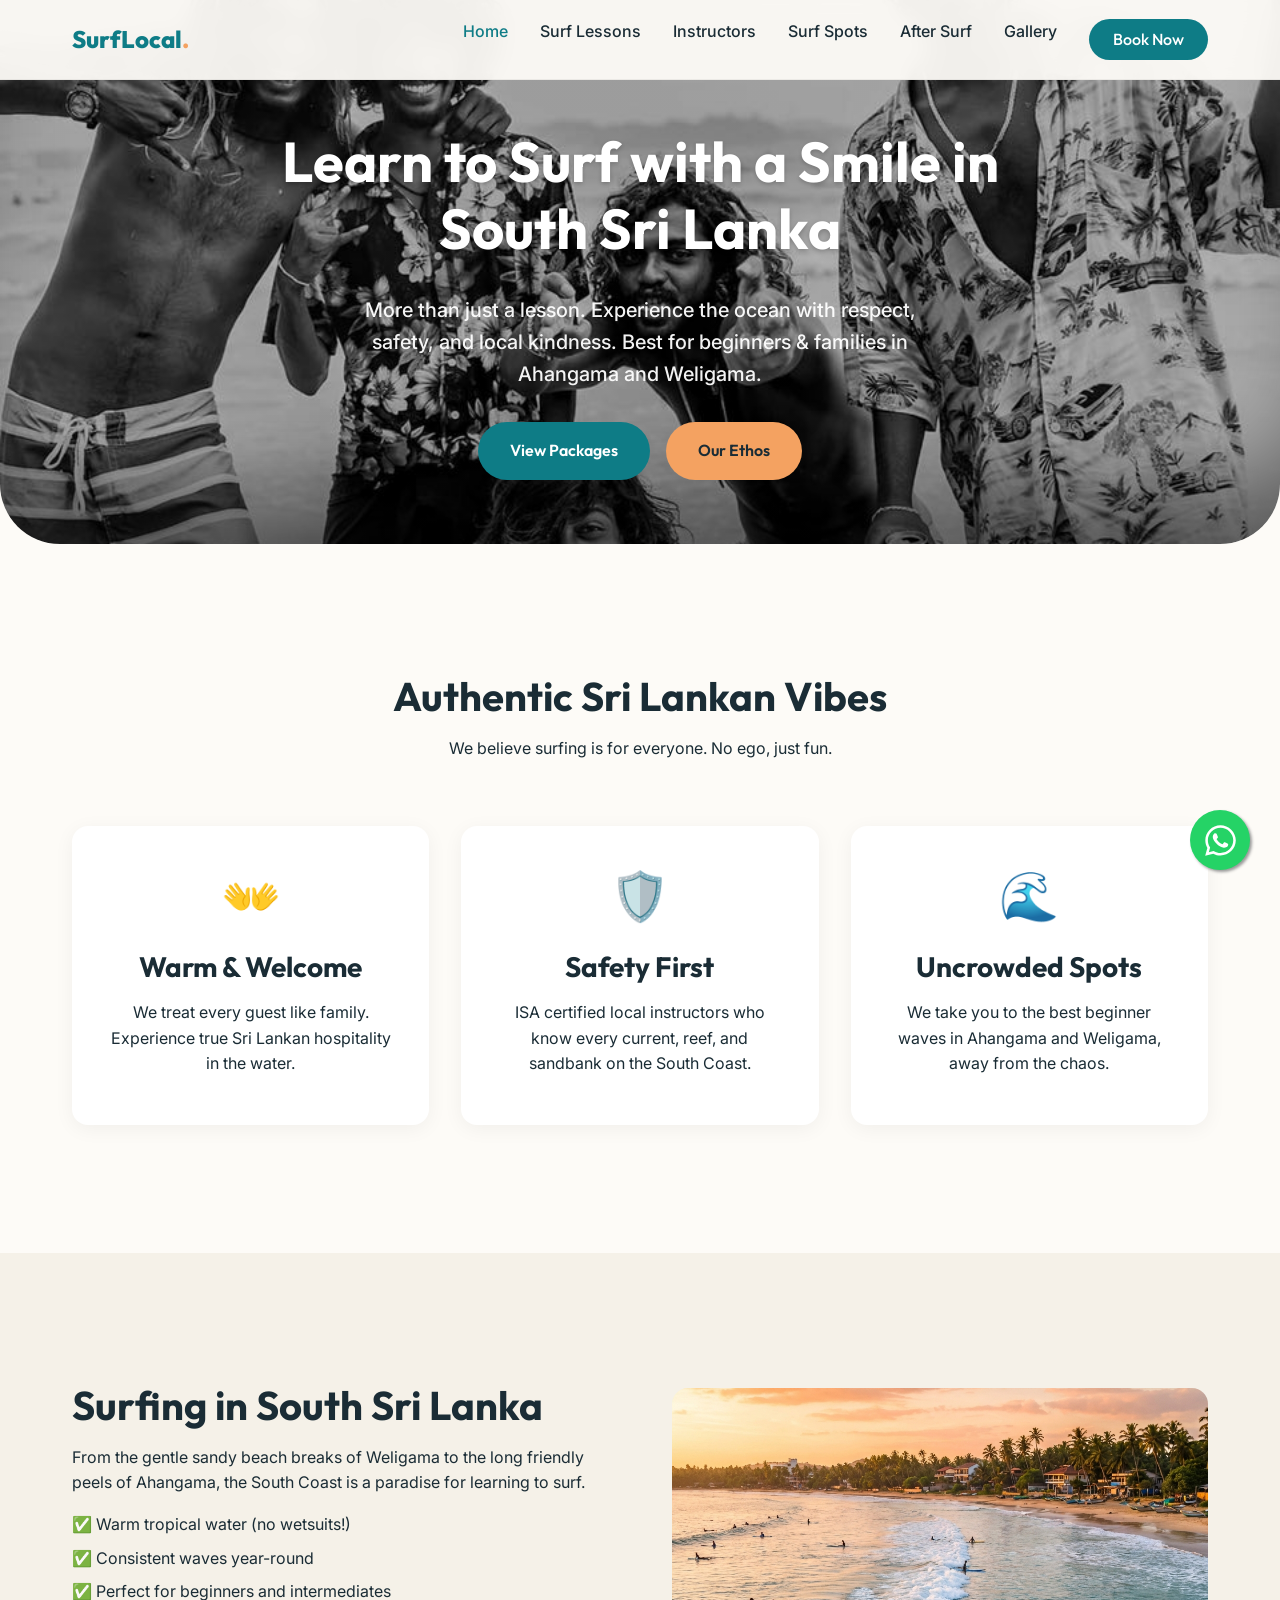
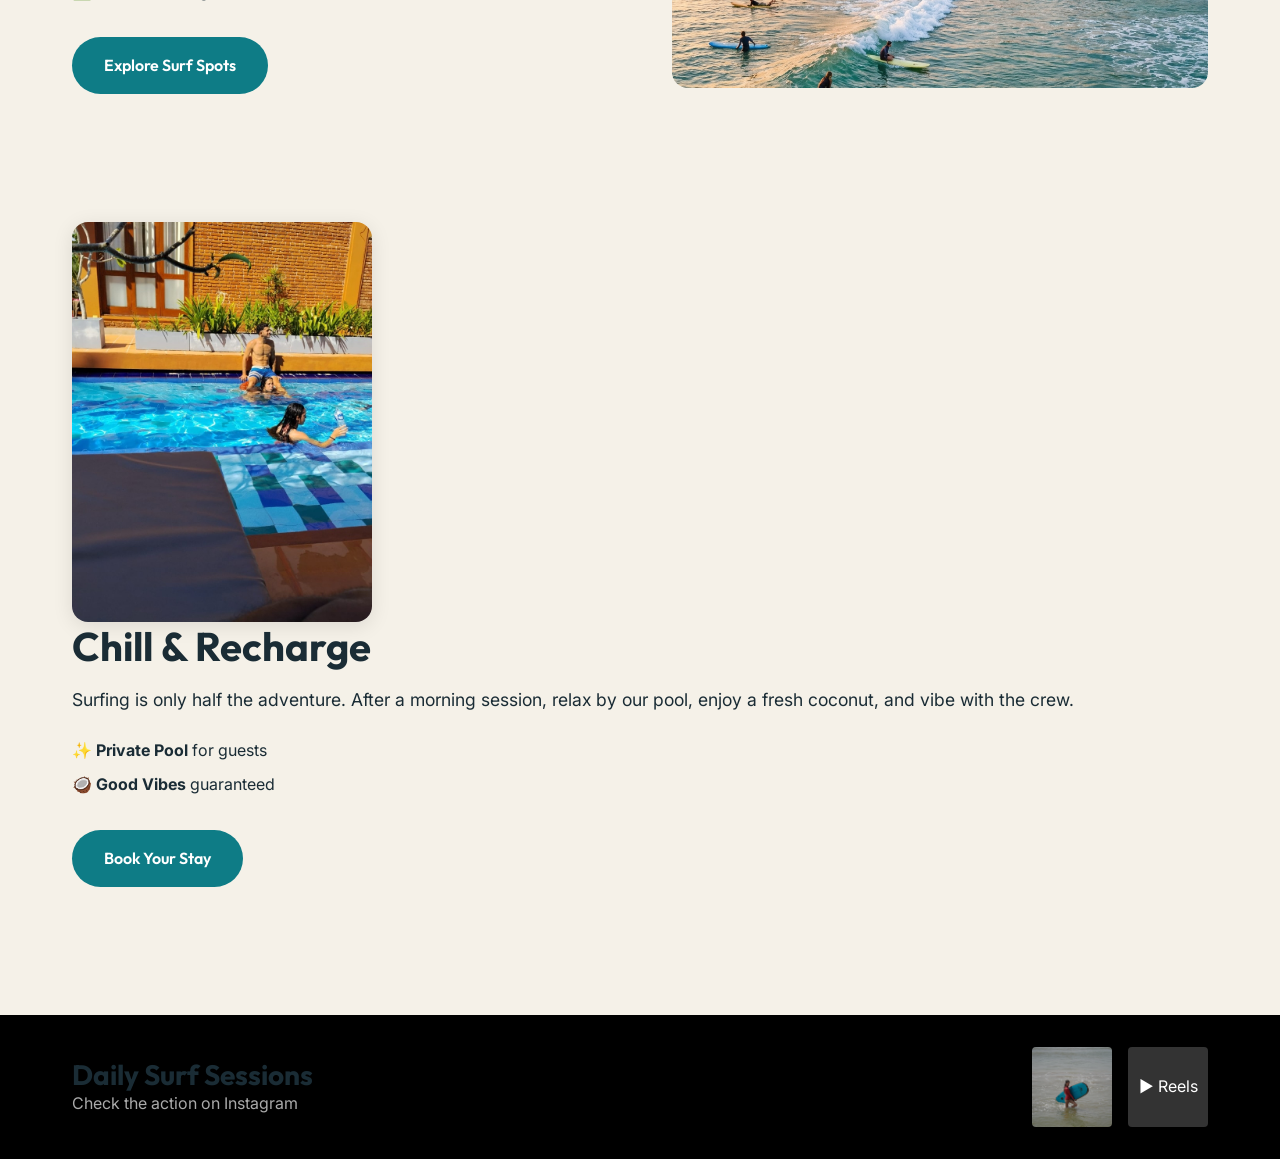
<file: index.html>
<!DOCTYPE html>
<html lang="en">

<head>
    <meta charset="UTF-8">
    <meta name="viewport" content="width=device-width, initial-scale=1.0">
    <title>Surf School Sri Lanka | Beginner Surf Lessons South Coast | SurfLocal</title>
    <meta name="description"
        content="Authentic surf school in South Sri Lanka (Ahangama & Weligama). Learn to surf with local instructors who prioritize safety, smiles, and fun. Beginner to intermediate lessons.">

    <!-- Design System -->
    <link rel="preconnect" href="https://fonts.googleapis.com">
    <link rel="preconnect" href="https://fonts.gstatic.com" crossorigin>
    <link
        href="https://fonts.googleapis.com/css2?family=Inter:wght@400;500;600&family=Outfit:wght@500;700;800&display=swap"
        rel="stylesheet">
    <link rel="stylesheet" href="css/index.css">
    <link rel="stylesheet" href="css/whatsapp.css">

    <!-- Schema.org -->
    <script type="application/ld+json">
    {
      "@context": "https://schema.org",
      "@type": "SportsActivityLocation",
      "name": "SurfLocal Sri Lanka",
      "image": "", 
      "address": {
        "@type": "PostalAddress",
        "streetAddress": "Galle Road",
        "addressLocality": "Ahangama",
        "addressRegion": "Southern Province",
        "postalCode": "80650",
        "addressCountry": "LK"
      },
      "geo": {
        "@type": "GeoCoordinates",
        "latitude": 5.97,
        "longitude": 80.43
      },
      "url": "https://www.surflocaldemo.com",
      "telephone": "+94000000000",
      "priceRange": "$$",
      "openingHoursSpecification": [
        {
          "@type": "OpeningHoursSpecification",
          "dayOfWeek": [
            "Monday", "Tuesday", "Wednesday", "Thursday", "Friday", "Saturday", "Sunday"
          ],
          "opens": "06:00",
          "closes": "18:00"
        }
      ]
    }
    </script>
</head>

<body>

    <!-- Navigation -->
    <nav class="navbar">
        <div class="container">
            <a href="index.html" class="logo">SurfLocal<span style="color:var(--color-secondary)">.</span></a>
            <div class="mobile-toggle" id="mobile-toggle">☰</div>
            <div class="nav-links" id="nav-links">
                <a href="index.html" class="active">Home</a>
                <a href="lessons.html">Surf Lessons</a>
                <a href="instructors.html">Instructors</a>
                <a href="spots.html">Surf Spots</a>
                <a href="after_surf.html">After Surf</a>
                <a href="gallery.html">Gallery</a>
                <a href="bookings.html" class="btn btn-primary" style="padding: 0.5rem 1.5rem; color: #fff;">Book
                    Now</a>
            </div>
        </div>
    </nav>

    <!-- Hero Section -->
    <header class="hero"
        style="background-image: linear-gradient(rgba(0,0,0,0.3), rgba(0,0,0,0.3)), url('assets/images/home_hero.png'); background-size: cover; background-position: center;">
        <div class="container hero-content">
            <h1>Learn to Surf with a Smile in South Sri Lanka</h1>
            <p>More than just a lesson. Experience the ocean with respect, safety, and local kindness. Best for
                beginners & families in Ahangama and Weligama.</p>
            <div style="display: flex; gap: 1rem; justify-content: center; flex-wrap: wrap;">
                <a href="lessons.html" class="btn btn-primary">View Packages</a>
                <a href="values.html" class="btn btn-secondary">Our Ethos</a>
            </div>
        </div>
    </header>

    <!-- Values / Ethos Section -->
    <section class="section">
        <div class="container">
            <div class="text-center" style="margin-bottom: var(--spacing-lg);">
                <h2>Authentic Sri Lankan Vibes</h2>
                <p>We believe surfing is for everyone. No ego, just fun.</p>
            </div>

            <div class="features-grid">
                <div class="feature-card">
                    <div class="feature-icon">👐</div>
                    <h3>Warm & Welcome</h3>
                    <p>We treat every guest like family. Experience true Sri Lankan hospitality in the water.</p>
                </div>
                <div class="feature-card">
                    <div class="feature-icon">🛡️</div>
                    <h3>Safety First</h3>
                    <p>ISA certified local instructors who know every current, reef, and sandbank on the South Coast.
                    </p>
                </div>
                <div class="feature-card">
                    <div class="feature-icon">🌊</div>
                    <h3>Uncrowded Spots</h3>
                    <p>We take you to the best beginner waves in Ahangama and Weligama, away from the chaos.</p>
                </div>
            </div>
        </div>
    </section>

    <!-- Why South Sri Lanka? -->
    <section class="section" style="background-color: var(--color-surface);">
        <div class="container">
            <div style="display: grid; grid-template-columns: 1fr 1fr; gap: var(--spacing-lg); align-items: center;">
                <div>
                    <h2>Surfing in South Sri Lanka</h2>
                    <p>From the gentle sandy beach breaks of Weligama to the long friendly peels of Ahangama, the South
                        Coast is a paradise for learning to surf.</p>
                    <ul style="margin-top: 1rem; margin-bottom: 2rem;">
                        <li style="margin-bottom: 0.5rem;">✅ Warm tropical water (no wetsuits!)</li>
                        <li style="margin-bottom: 0.5rem;">✅ Consistent waves year-round</li>
                        <li style="margin-bottom: 0.5rem;">✅ Perfect for beginners and intermediates</li>
                    </ul>
                    <a href="spots.html" class="btn btn-primary">Explore Surf Spots</a>
                </div>
                <div
                    style="position: relative; height: 300px; border-radius: var(--radius-md); overflow: hidden; box-shadow: var(--shadow-md);">
                    <img src="assets/images/weligama_bay.png" alt="Weligama Bay Surf Spot"
                        style="width: 100%; height: 100%; object-fit: cover;">
                </div>
            </div>
        </div>
    </section>

    <!-- NEW SECTION: Chill & Recharge -->
    <section class="section" style="background-color: var(--color-surface); margin-top: 0; padding-top: 0;">
        <div class="container">
            <div class="values-grid" style="grid-template-columns: 1fr 1fr; align-items: center; gap: 4rem;">
                <div style="text-align: center;">
                    <img src="assets/images/pool_vertical_small.jpg" alt="Relaxing by the pool after surf"
                        style="border-radius: var(--radius-md); width: 100%; max-width: 300px; box-shadow: 0 4px 20px rgba(0,0,0,0.1);">
                </div>
                <div>
                    <h2 class="section-title" style="text-align: left;">Chill & Recharge</h2>
                    <p style="font-size: 1.1rem; margin-bottom: 1.5rem;">Surfing is only half the adventure. After a
                        morning session, relax by our pool, enjoy a fresh coconut, and vibe with the crew.</p>
                    <ul style="list-style: none; margin-bottom: 2rem;">
                        <li style="margin-bottom: 0.5rem;">✨ <strong>Private Pool</strong> for guests</li>
                        <li style="margin-bottom: 0.5rem;">🥥 <strong>Good Vibes</strong> guaranteed</li>
                    </ul>
                    <a href="bookings.html" class="btn btn-primary">Book Your Stay</a>
                </div>
            </div>
        </div>
    </section>



    <!-- Surf Action "Cameo" (Bottom of page) -->
    <section class="section" style="padding: 2rem 0; background: #000; color: #fff;">
        <div class="container" style="display: flex; justify-content: space-between; align-items: center; gap: 2rem;">
            <div>
                <h3 style="margin-bottom: 0;">Daily Surf Sessions</h3>
                <p style="color: #aaa; margin:0;">Check the action on Instagram</p>
            </div>
            <div style="display: flex; gap: 1rem;">
                <img src="assets/images/surfer_walking.jpg"
                    style="height: 80px; width: 80px; object-fit: cover; border-radius: 4px; opacity: 0.8;">
                <a href="https://instagram.com/SurfLocalSL" target="_blank"
                    style="height: 80px; width: 80px; background: #333; display: flex; align-items: center; justify-content: center; text-decoration: none; border-radius: 4px; color: #fff;">
                    ▶️ Reels
                </a>
            </div>
        </div>
    </section>

    <!-- Mobile Menu Script -->
    <script>
        const mobileToggle = document.getElementById('mobile-toggle');
        const navLinks = document.getElementById('nav-links');

        mobileToggle.addEventListener('click', () => {
            navLinks.classList.toggle('active');
            mobileToggle.textContent = navLinks.classList.contains('active') ? '✕' : '☰';
        });
    </script>
    <!-- WhatsApp Button -->
    <a href="https://wa.me/94765284522" class="whatsapp-float" target="_blank">
        <svg class="whatsapp-icon" xmlns="http://www.w3.org/2000/svg"
            viewBox="0 0 448 512"><!--!Font Awesome Free 6.5.1 by @fontawesome - https://fontawesome.com License - https://fontawesome.com/license/free Copyright 2024 Fonticons, Inc.-->
            <path
                d="M380.9 97.1C339 55.1 283.2 32 223.9 32c-122.4 0-222 99.6-222 222 0 39.1 10.2 77.3 29.6 111L0 480l117.7-30.9c32.4 17.7 68.9 27 106.1 27h.1c122.3 0 224.1-99.6 224.1-222 0-59.3-25.2-115-67.1-157zm-157 341.6c-33.2 0-65.7-8.9-94-25.7l-6.7-4-69.8 18.3L72 359.2l-4.4-7c-18.5-29.4-28.2-63.3-28.2-98.2 0-101.7 82.8-184.5 184.6-184.5 49.3 0 95.6 19.2 130.4 54.1 34.8 34.9 56.2 81.2 56.1 130.5 0 101.8-84.9 184.6-186.6 184.6zm101.2-138.2c-5.5-2.8-32.8-16.2-37.9-18-5.1-1.9-8.8-2.8-12.5 2.8-3.7 5.6-14.3 18-17.6 21.8-3.2 3.7-6.5 4.2-12 1.4-32.6-16.3-54-29.1-75.5-66-5.7-9.8 5.7-9.1 16.3-30.3 1.8-3.7 .9-6.9-.5-9.7-1.4-2.8-12.5-30.1-17.1-41.2-4.5-10.8-9.1-9.3-12.5-9.5-3.2-.2-6.9-.2-10.6-.2-3.7 0-9.7 1.4-14.8 6.9-5.1 5.6-19.4 19-19.4 46.3 0 27.3 19.9 53.7 22.6 57.4 2.8 3.7 39.1 59.7 94.8 83.8 35.2 15.2 49 16.5 66.6 13.9 10.7-1.6 32.8-13.4 37.4-26.4 4.6-13 4.6-24.1 3.2-26.4-1.3-2.5-5-3.9-10.5-6.6z" />
        </svg>
    </a>
</body>

</html>
</file>
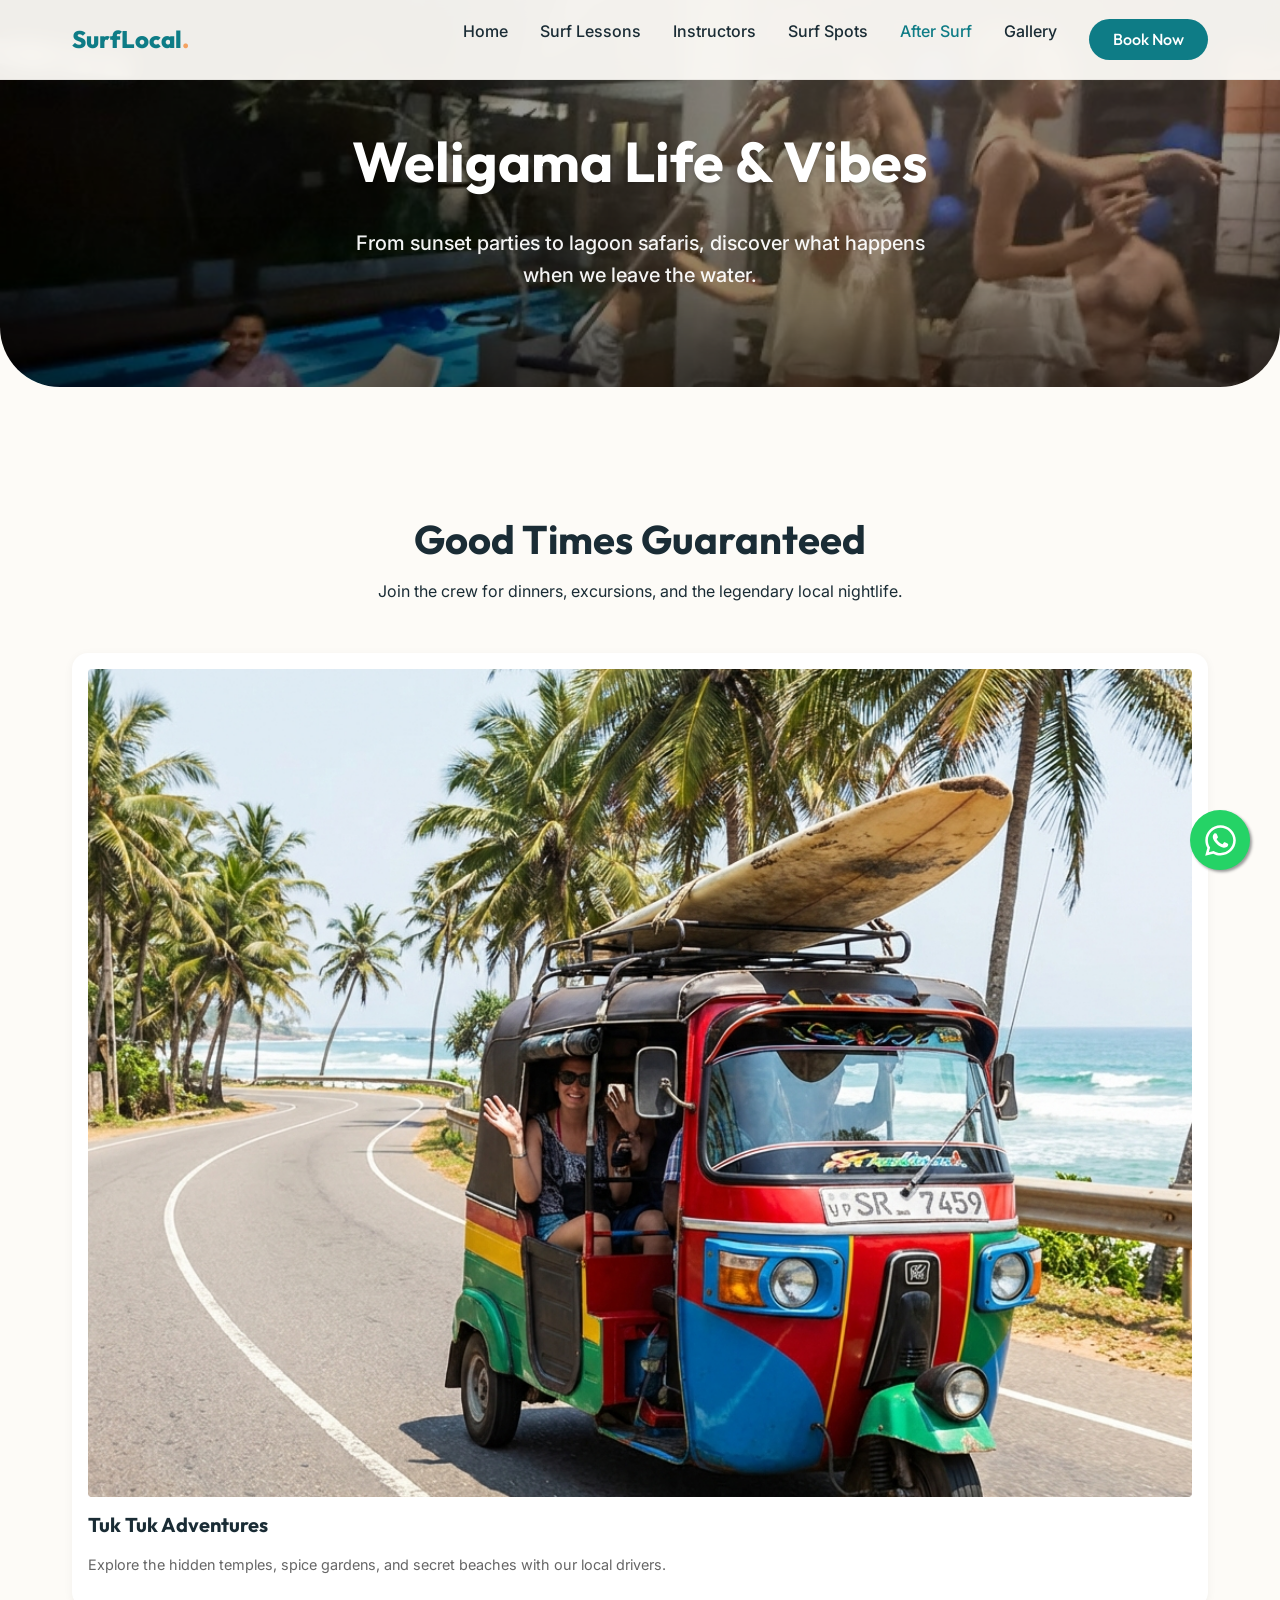
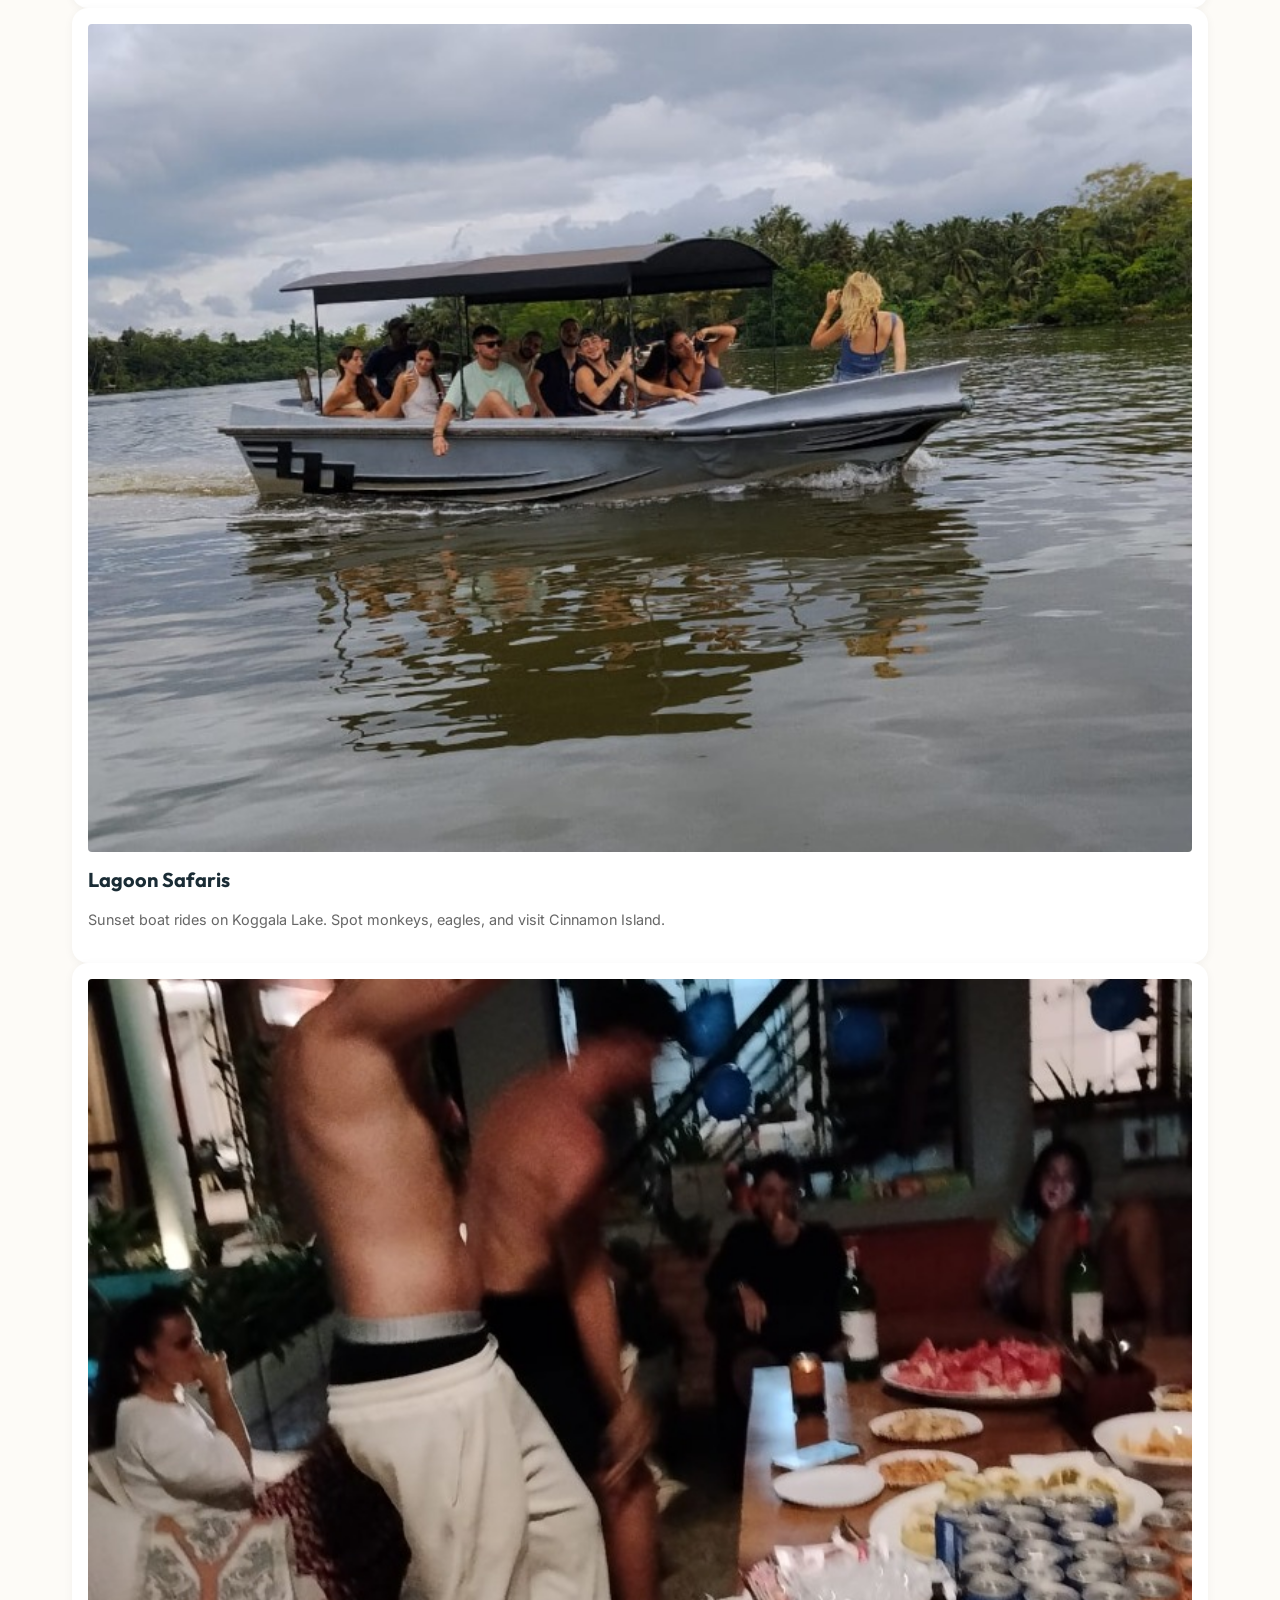
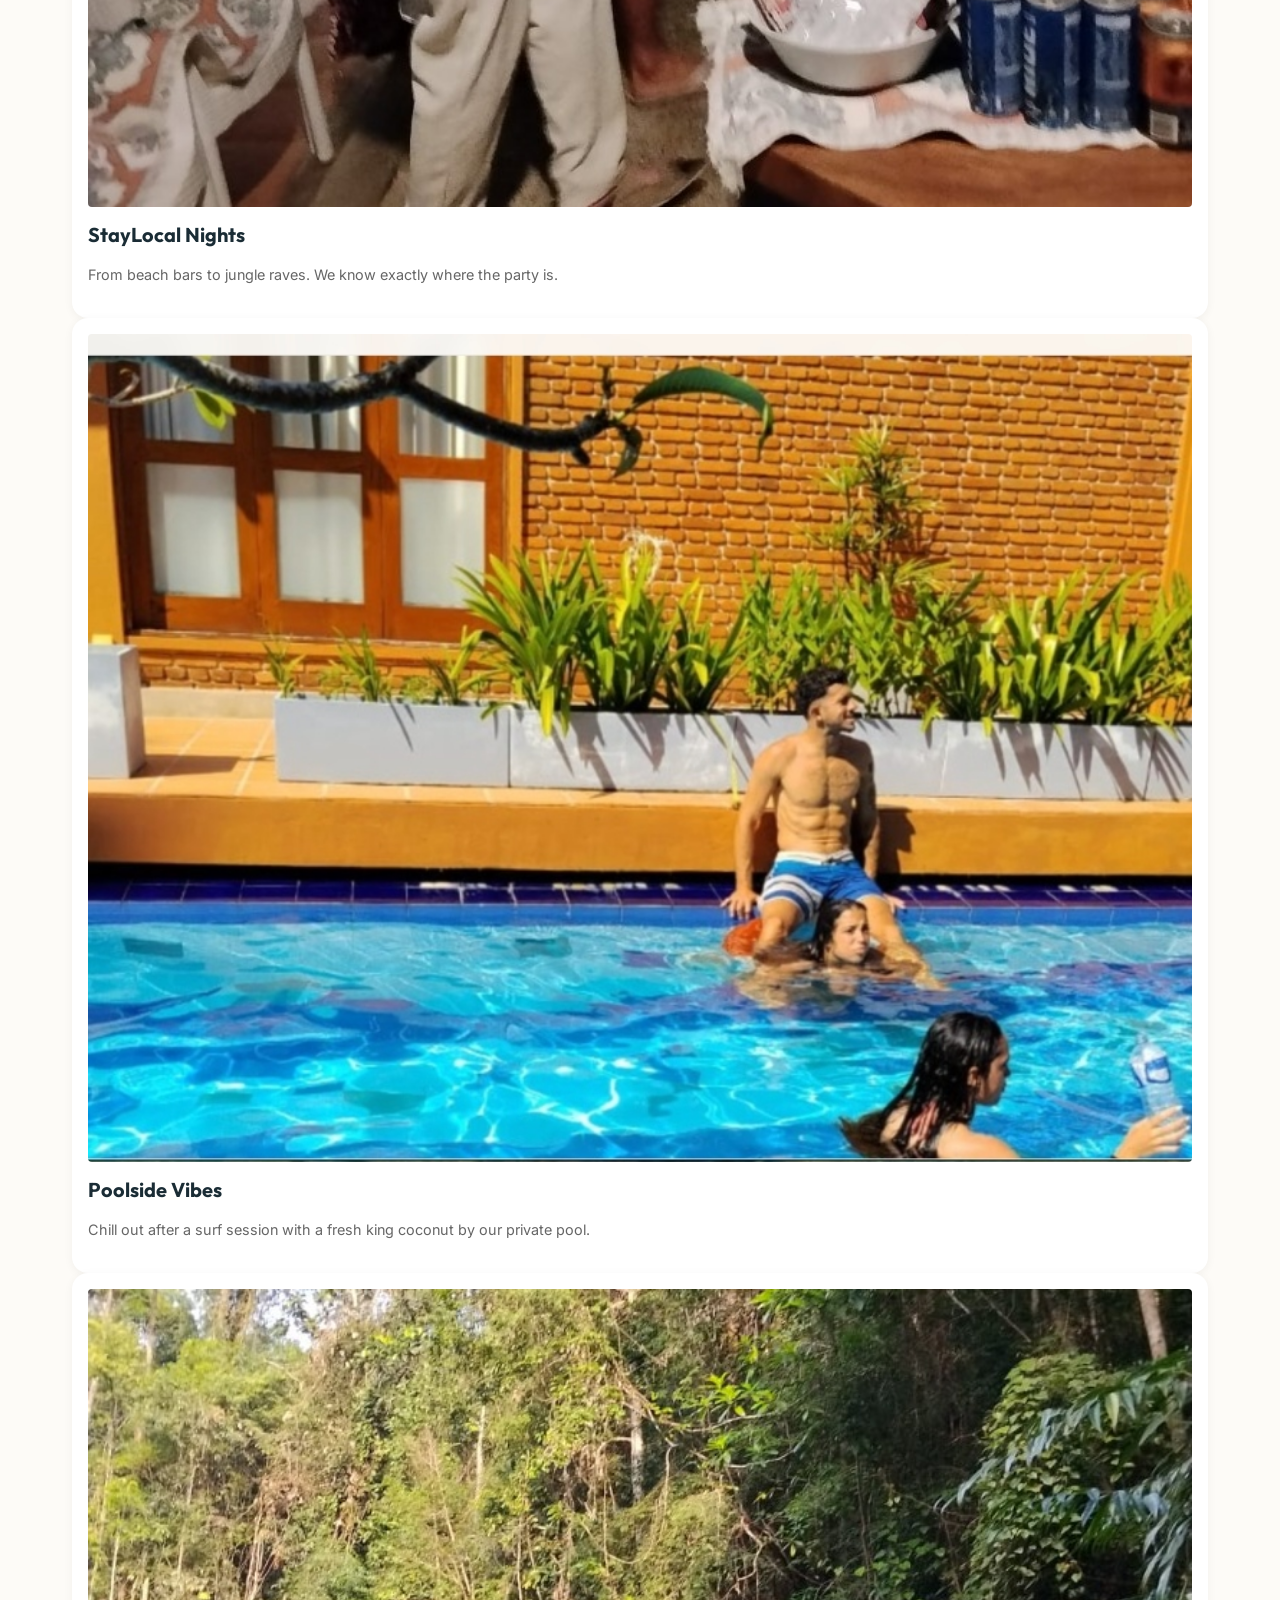
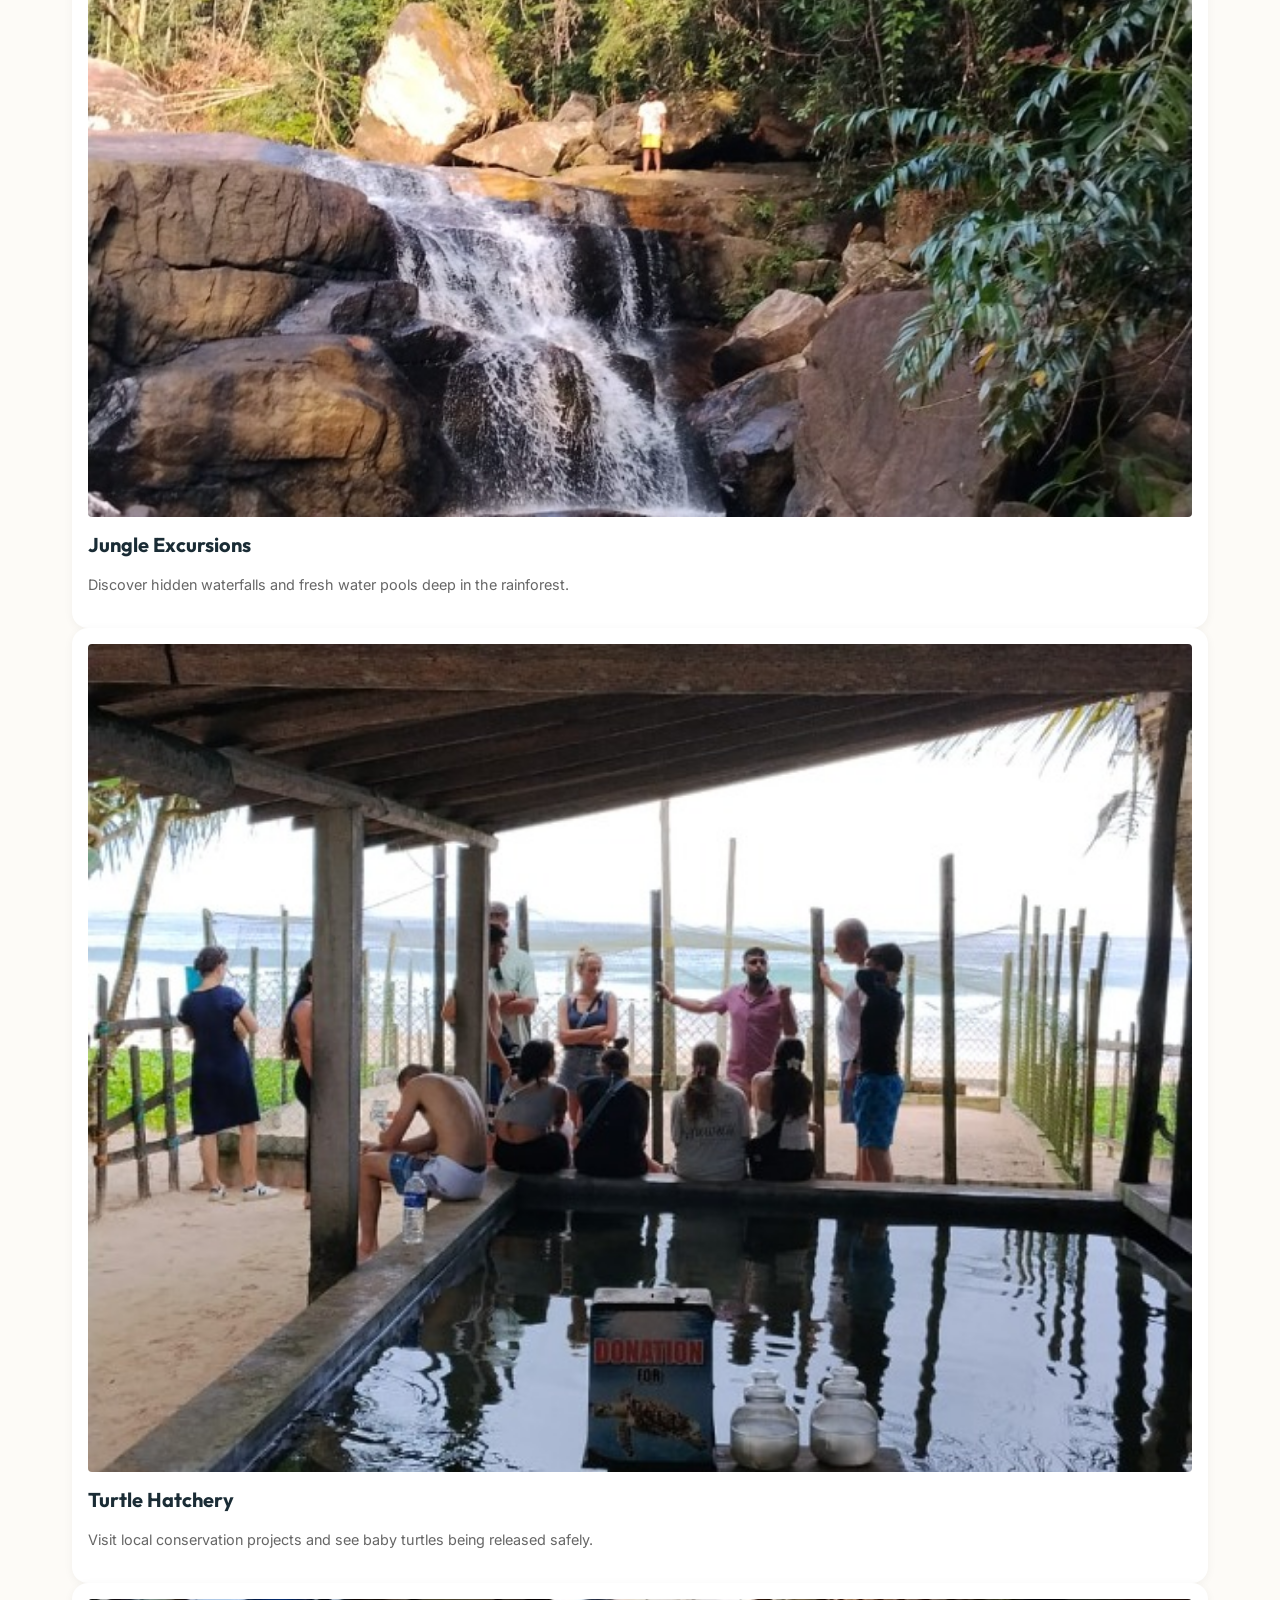
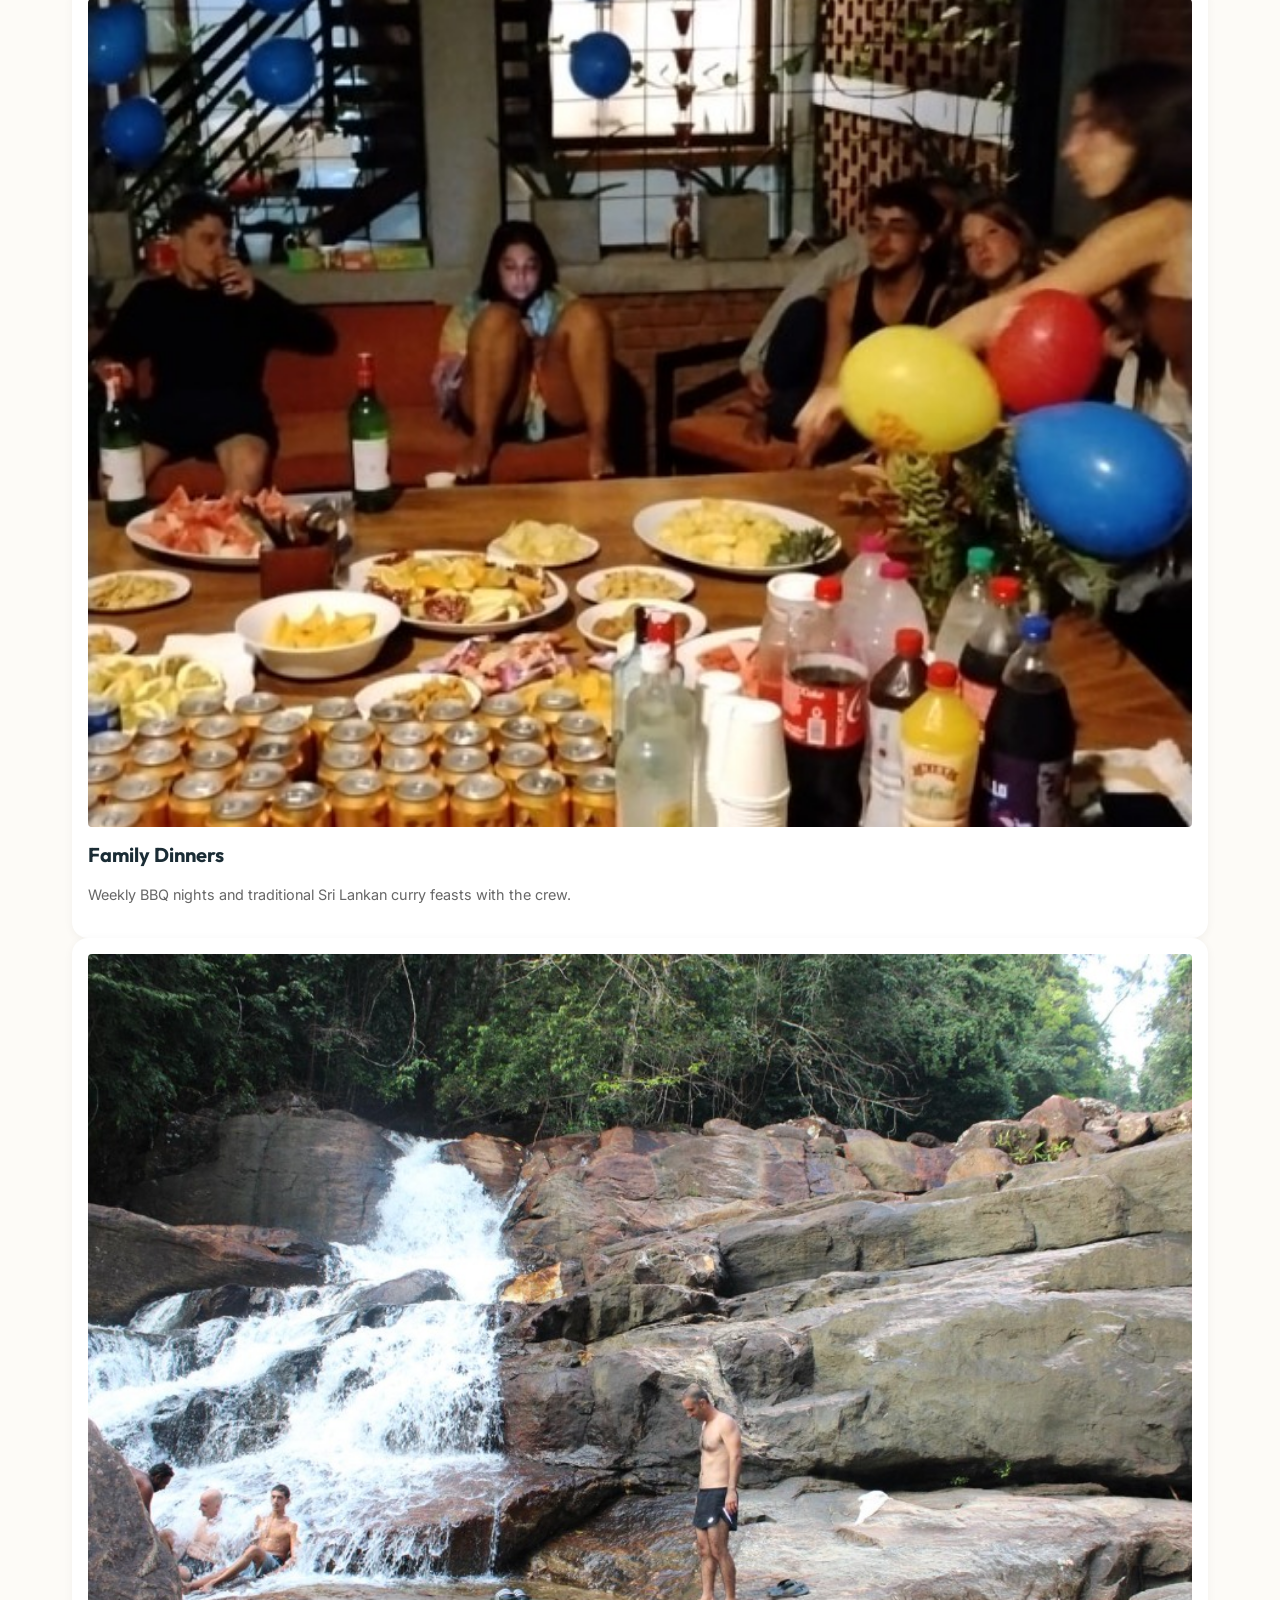
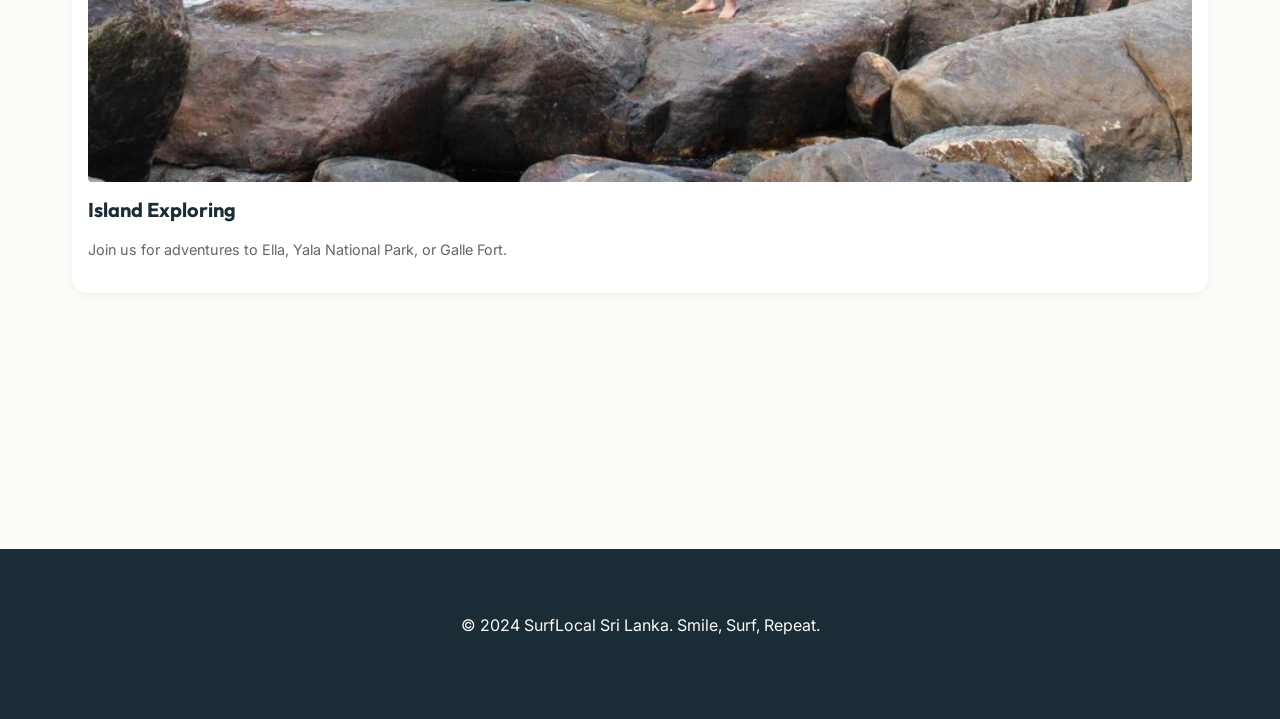
<file: after_surf.html>
<!DOCTYPE html>
<html lang="en">

<head>
    <meta charset="UTF-8">
    <meta name="viewport" content="width=device-width, initial-scale=1.0">
    <title>After Surf | Weligama Lifestyle, Parties & Excursions</title>
    <meta name="description"
        content="Experience the best of Weligama after the surf. Nightlife, food, tuk tuk safaris, and local culture with SurfLocal.">

    <link
        href="https://fonts.googleapis.com/css2?family=Inter:wght@400;500;600&family=Outfit:wght@500;700;800&display=swap"
        rel="stylesheet">
    <link rel="stylesheet" href="css/index.css">
    <link rel="stylesheet" href="css/whatsapp.css">
</head>

<body>

    <nav class="navbar">
        <div class="container">
            <a href="index.html" class="logo">SurfLocal<span style="color:var(--color-secondary)">.</span></a>
            <div class="mobile-toggle" id="mobile-toggle">☰</div>
            <div class="nav-links" id="nav-links">
                <a href="index.html">Home</a>
                <a href="lessons.html">Surf Lessons</a>
                <a href="instructors.html">Instructors</a>
                <a href="spots.html">Surf Spots</a>
                <a href="after_surf.html" class="active">After Surf</a>
                <a href="gallery.html">Gallery</a>
                <a href="bookings.html" class="btn btn-primary" style="padding: 0.5rem 1.5rem; color: #fff;">Book
                    Now</a>
            </div>
        </div>
    </nav>

    <div class="hero"
        style="min-height: 40vh; padding-bottom: var(--spacing-lg); background-image: linear-gradient(rgba(0,0,0,0.4), rgba(0,0,0,0.4)), url('assets/images/lifestyle_party_1.jpg'); background-size: cover; background-position: center;">
        <div class="container hero-content">
            <h1>Weligama Life & Vibes</h1>
            <p>From sunset parties to lagoon safaris, discover what happens when we leave the water.</p>
        </div>
    </div>

    <section class="section">
        <div class="container">
            <div class="text-center" style="margin-bottom: 3rem;">
                <h2>Good Times Guaranteed</h2>
                <p>Join the crew for dinners, excursions, and the legendary local nightlife.</p>
            </div>

            <!-- Detailed Grid (Individual Lifestyle Images) -->
            <div class="gallery-grid"
                style="grid-template-columns: repeat(auto-fit, minmax(280px, 1fr)); gap: 2rem; align-items: start;">

                <!-- 1. Tuk Tuk -->
                <div
                    style="background: #fff; padding: 1rem; border-radius: var(--radius-md); box-shadow: 0 2px 10px rgba(0,0,0,0.05);">
                    <img src="assets/images/tuk_tuk.png" alt="Tuk Tuk Safari"
                        style="width: 100%; height: auto; border-radius: 4px; display: block; object-fit: cover; aspect-ratio: 4/3;">
                    <h3 style="font-size: 1.25rem; margin-top: 1rem;">Tuk Tuk Adventures</h3>
                    <p style="color: #666; font-size: 0.9rem;">Explore the hidden temples, spice gardens, and secret
                        beaches with our local drivers.</p>
                </div>

                <!-- 2. Lagoon -->
                <div
                    style="background: #fff; padding: 1rem; border-radius: var(--radius-md); box-shadow: 0 2px 10px rgba(0,0,0,0.05);">
                    <img src="assets/images/lifestyle_boat.jpg" alt="Lagoon Boat Trip"
                        style="width: 100%; height: auto; border-radius: 4px; display: block; object-fit: cover; aspect-ratio: 4/3;">
                    <h3 style="font-size: 1.25rem; margin-top: 1rem;">Lagoon Safaris</h3>
                    <p style="color: #666; font-size: 0.9rem;">Sunset boat rides on Koggala Lake. Spot monkeys, eagles,
                        and visit Cinnamon Island.</p>
                </div>

                <!-- 3. Nightlife -->
                <div
                    style="background: #fff; padding: 1rem; border-radius: var(--radius-md); box-shadow: 0 2px 10px rgba(0,0,0,0.05);">
                    <img src="assets/images/lifestyle_dancing.jpg" alt="Nightlife Dancing"
                        style="width: 100%; height: auto; border-radius: 4px; display: block; object-fit: cover; aspect-ratio: 4/3;">
                    <h3 style="font-size: 1.25rem; margin-top: 1rem;">StayLocal Nights</h3>
                    <p style="color: #666; font-size: 0.9rem;">From beach bars to jungle raves. We know exactly where
                        the party is.</p>
                </div>

                <!-- 4. Pool -->
                <div
                    style="background: #fff; padding: 1rem; border-radius: var(--radius-md); box-shadow: 0 2px 10px rgba(0,0,0,0.05);">
                    <img src="assets/images/new_pool_fun.jpg" alt="Poolside Fun"
                        style="width: 100%; height: auto; border-radius: 4px; display: block; object-fit: cover; aspect-ratio: 4/3;">
                    <h3 style="font-size: 1.25rem; margin-top: 1rem;">Poolside Vibes</h3>
                    <p style="color: #666; font-size: 0.9rem;">Chill out after a surf session with a fresh king coconut
                        by our private pool.</p>
                </div>

                <!-- 5. Jungle -->
                <div
                    style="background: #fff; padding: 1rem; border-radius: var(--radius-md); box-shadow: 0 2px 10px rgba(0,0,0,0.05);">
                    <img src="assets/images/jungle_waterfall.jpg" alt="Jungle Waterfall"
                        style="width: 100%; height: auto; border-radius: 4px; display: block; object-fit: cover; aspect-ratio: 4/3;">
                    <h3 style="font-size: 1.25rem; margin-top: 1rem;">Jungle Excursions</h3>
                    <p style="color: #666; font-size: 0.9rem;">Discover hidden waterfalls and fresh water pools deep in
                        the rainforest.</p>
                </div>

                <!-- 6. Turtles -->
                <div
                    style="background: #fff; padding: 1rem; border-radius: var(--radius-md); box-shadow: 0 2px 10px rgba(0,0,0,0.05);">
                    <img src="assets/images/lifestyle_turtles.jpg" alt="Sea Turtles"
                        style="width: 100%; height: auto; border-radius: 4px; display: block; object-fit: cover; aspect-ratio: 4/3;">
                    <h3 style="font-size: 1.25rem; margin-top: 1rem;">Turtle Hatchery</h3>
                    <p style="color: #666; font-size: 0.9rem;">Visit local conservation projects and see baby turtles
                        being released safely.</p>
                </div>

                <!-- 7. Dinners -->
                <div
                    style="background: #fff; padding: 1rem; border-radius: var(--radius-md); box-shadow: 0 2px 10px rgba(0,0,0,0.05);">
                    <img src="assets/images/lifestyle_dinner.jpg" alt="Family Dinner"
                        style="width: 100%; height: auto; border-radius: 4px; display: block; object-fit: cover; aspect-ratio: 4/3;">
                    <h3 style="font-size: 1.25rem; margin-top: 1rem;">Family Dinners</h3>
                    <p style="color: #666; font-size: 0.9rem;">Weekly BBQ nights and traditional Sri Lankan curry
                        feasts with the crew.</p>
                </div>

                <!-- 8. Day Trips -->
                <div
                    style="background: #fff; padding: 1rem; border-radius: var(--radius-md); box-shadow: 0 2px 10px rgba(0,0,0,0.05);">
                    <img src="assets/images/waterfall_group.jpg" alt="Group Trip"
                        style="width: 100%; height: auto; border-radius: 4px; display: block; object-fit: cover; aspect-ratio: 4/3;">
                    <h3 style="font-size: 1.25rem; margin-top: 1rem;">Island Exploring</h3>
                    <p style="color: #666; font-size: 0.9rem;">Join us for adventures to Ella, Yala National Park, or
                        Galle Fort.</p>
                </div>

            </div>
        </div>
    </section>

    <footer>
        <div class="container text-center">
            <p>&copy; 2024 SurfLocal Sri Lanka. Smile, Surf, Repeat.</p>
        </div>
    </footer>

    <script>
        const mobileToggle = document.getElementById('mobile-toggle');
        const navLinks = document.getElementById('nav-links');
        mobileToggle.addEventListener('click', () => {
            navLinks.classList.toggle('active');
            mobileToggle.textContent = navLinks.classList.contains('active') ? '✕' : '☰';
        });
    </script>
    <a href="https://wa.me/94765284522" class="whatsapp-float" target="_blank">
        <svg class="whatsapp-icon" xmlns="http://www.w3.org/2000/svg" viewBox="0 0 448 512">
            <path
                d="M380.9 97.1C339 55.1 283.2 32 223.9 32c-122.4 0-222 99.6-222 222 0 39.1 10.2 77.3 29.6 111L0 480l117.7-30.9c32.4 17.7 68.9 27 106.1 27h.1c122.3 0 224.1-99.6 224.1-222 0-59.3-25.2-115-67.1-157zm-157 341.6c-33.2 0-65.7-8.9-94-25.7l-6.7-4-69.8 18.3L72 359.2l-4.4-7c-18.5-29.4-28.2-63.3-28.2-98.2 0-101.7 82.8-184.5 184.6-184.5 49.3 0 95.6 19.2 130.4 54.1 34.8 34.9 56.2 81.2 56.1 130.5 0 101.8-84.9 184.6-186.6 184.6zm101.2-138.2c-5.5-2.8-32.8-16.2-37.9-18-5.1-1.9-8.8-2.8-12.5 2.8-3.7 5.6-14.3 18-17.6 21.8-3.2 3.7-6.5 4.2-12 1.4-32.6-16.3-54-29.1-75.5-66-5.7-9.8 5.7-9.1 16.3-30.3 1.8-3.7 .9-6.9-.5-9.7-1.4-2.8-12.5-30.1-17.1-41.2-4.5-10.8-9.1-9.3-12.5-9.5-3.2-.2-6.9-.2-10.6-.2-3.7 0-9.7 1.4-14.8 6.9-5.1 5.6-19.4 19-19.4 46.3 0 27.3 19.9 53.7 22.6 57.4 2.8 3.7 39.1 59.7 94.8 83.8 35.2 15.2 49 16.5 66.6 13.9 10.7-1.6 32.8-13.4 37.4-26.4 4.6-13 4.6-24.1 3.2-26.4-1.3-2.5-5-3.9-10.5-6.6z" />
        </svg>
    </a>
</body>

</html>
</file>
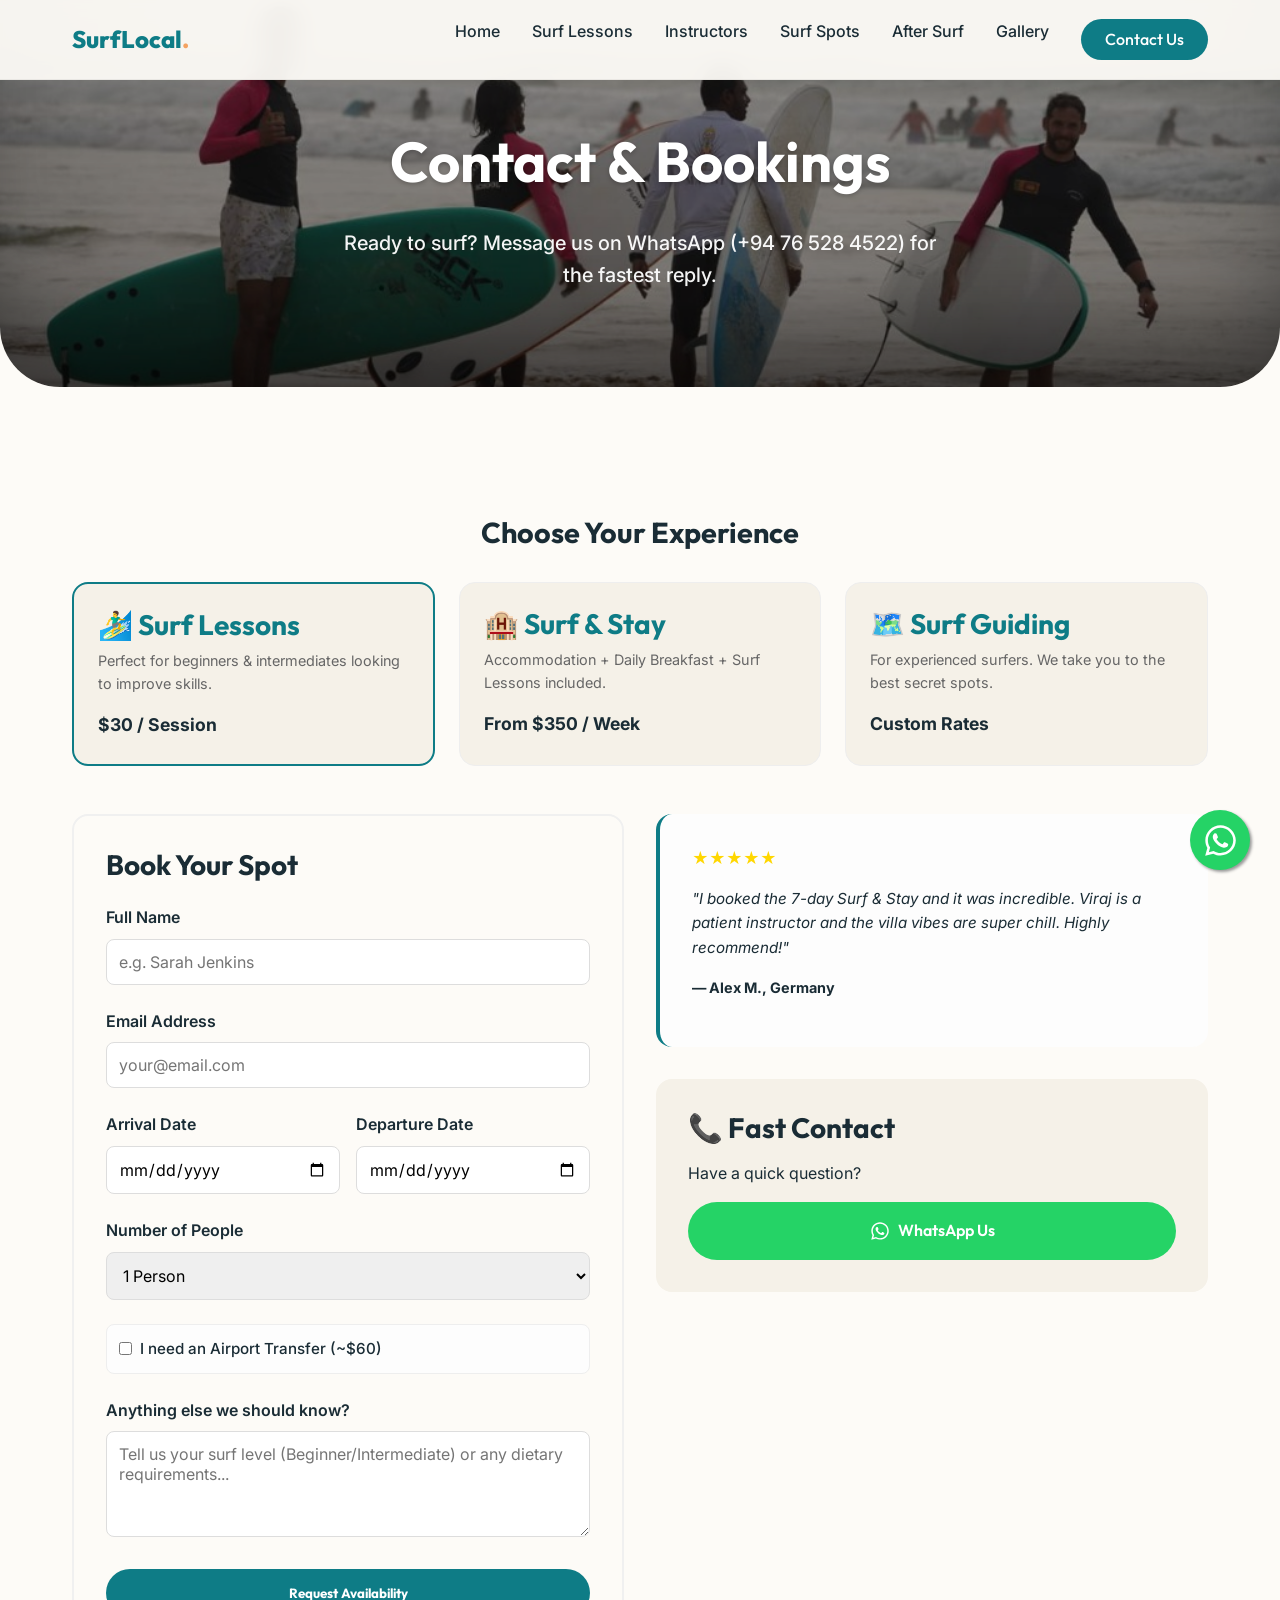
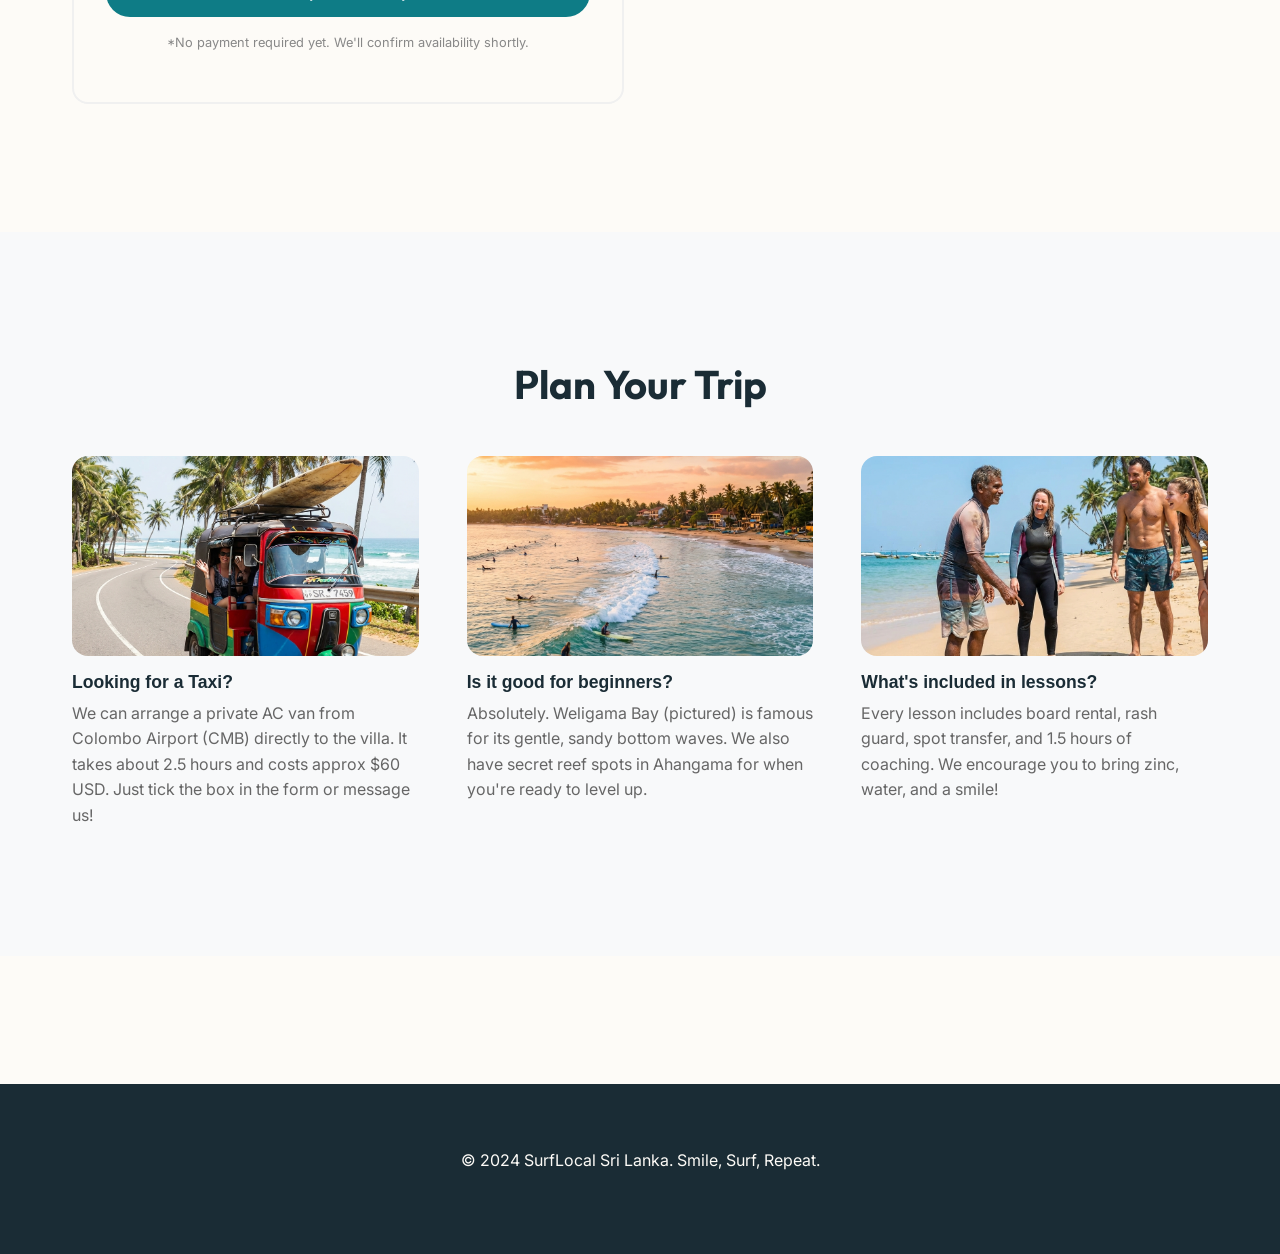
<file: bookings.html>
<!DOCTYPE html>
<html lang="en">

<head>
    <meta charset="UTF-8">
    <meta name="viewport" content="width=device-width, initial-scale=1.0">
    <title>Book a Surf Lesson | Contact Us | SurfLocal Sri Lanka</title>
    <meta name="description"
        content="Book your surf lesson in South Sri Lanka. Fast response via WhatsApp or Form. Ask us about seasonal offers and accommodation packages.">

    <link
        href="https://fonts.googleapis.com/css2?family=Inter:wght@400;500;600&family=Outfit:wght@500;700;800&display=swap"
        rel="stylesheet">
    <link rel="stylesheet" href="css/index.css">
    <style>
        .form-container {
            background: #fff;
            padding: 2.5rem;
            border-radius: var(--radius-md);
            box-shadow: 0 4px 20px rgba(0, 0, 0, 0.05);
        }

        .form-group {
            margin-bottom: 1.5rem;
        }

        label {
            display: block;
            margin-bottom: 0.5rem;
            font-weight: 600;
            color: var(--color-text);
        }

        input,
        select,
        textarea {
            width: 100%;
            padding: 0.75rem;
            border: 1px solid #ddd;
            border-radius: var(--radius-sm);
            font-family: var(--font-body);
            font-size: 1rem;
        }

        input:focus,
        select:focus,
        textarea:focus {
            outline: none;
            border-color: var(--color-primary);
            box-shadow: 0 0 0 3px rgba(14, 124, 134, 0.1);
        }

        .contact-methods {
            display: grid;
            grid-template-columns: 1fr 1fr;
            gap: 2rem;
        }

        .contact-info-box {
            background: var(--color-surface);
            padding: 2rem;
            border-radius: var(--radius-md);
        }

        @media (max-width: 768px) {
            .contact-methods {
                grid-template-columns: 1fr;
            }
        }
    </style>
    <link rel="stylesheet" href="css/whatsapp.css">
</head>

<body>

    <nav class="navbar">
        <div class="container">
            <a href="index.html" class="logo">SurfLocal<span style="color:var(--color-secondary)">.</span></a>
            <div class="mobile-toggle" id="mobile-toggle">☰</div>
            <div class="nav-links" id="nav-links">
                <a href="index.html">Home</a>
                <a href="lessons.html">Surf Lessons</a>
                <a href="instructors.html">Instructors</a>
                <a href="spots.html">Surf Spots</a>
                <a href="after_surf.html">After Surf</a>
                <a href="gallery.html">Gallery</a>
                <a href="bookings.html" class="active btn btn-primary"
                    style="padding: 0.5rem 1.5rem; color: #fff;">Contact Us</a>
            </div>
        </div>
    </nav>

    <div class="hero" style="min-height: 40vh; padding-bottom: var(--spacing-lg);">
        <div class="container hero-content">
            <h1>Contact & Bookings</h1>
            <p>Ready to surf? Message us on WhatsApp (+94 76 528 4522) for the fastest reply.</p>
        </div>
    </div>

    <section class="section">
        <div class="container">
            <!-- Package Selection Cards -->
            <div class="package-selection" style="margin-bottom: 3rem;">
                <h2 style="text-align: center; margin-bottom: 2rem; font-size: 1.8rem;">Choose Your Experience</h2>
                <div class="package-grid"
                    style="display: grid; grid-template-columns: repeat(auto-fit, minmax(280px, 1fr)); gap: 1.5rem;">

                    <!-- Card 1: Surf Lessons -->
                    <div class="package-card active-card" onclick="selectPackage('lesson', this)"
                        style="background:var(--color-surface); padding:1.5rem; border-radius:var(--radius-md); border:2px solid var(--color-primary); cursor:pointer; transition:all 0.3s ease;">
                        <h3 style="margin-bottom:0.5rem; color:var(--color-primary);">🏄‍♂️ Surf Lessons</h3>
                        <p style="font-size:0.9rem; color:#666; margin-bottom:1rem;">Perfect for beginners &
                            intermediates looking to improve skills.</p>
                        <div style="font-weight:700; font-size:1.1rem;">$30 / Session</div>
                    </div>

                    <!-- Card 2: Surf & Stay -->
                    <div class="package-card" onclick="selectPackage('package', this)"
                        style="background:var(--color-surface); padding:1.5rem; border-radius:var(--radius-md); border:2px solid transparent; border: 1px solid #eee; cursor:pointer; transition:all 0.3s ease;">
                        <h3 style="margin-bottom:0.5rem; color:var(--color-primary);">🏨 Surf & Stay</h3>
                        <p style="font-size:0.9rem; color:#666; margin-bottom:1rem;">Accommodation + Daily Breakfast +
                            Surf Lessons included.</p>
                        <div style="font-weight:700; font-size:1.1rem;">From $350 / Week</div>
                    </div>

                    <!-- Card 3: Guiding -->
                    <div class="package-card" onclick="selectPackage('guiding', this)"
                        style="background:var(--color-surface); padding:1.5rem; border-radius:var(--radius-md); border:2px solid transparent; border: 1px solid #eee; cursor:pointer; transition:all 0.3s ease;">
                        <h3 style="margin-bottom:0.5rem; color:var(--color-primary);">🗺️ Surf Guiding</h3>
                        <p style="font-size:0.9rem; color:#666; margin-bottom:1rem;">For experienced surfers. We take
                            you to the best secret spots.</p>
                        <div style="font-weight:700; font-size:1.1rem;">Custom Rates</div>
                    </div>
                </div>
            </div>

            <div class="contact-methods">

                <!-- Expanded Contact Form -->
                <div class="contact-form-container"
                    style="border: 2px solid #f0f0f0; padding: 2rem; border-radius: var(--radius-md);">
                    <h3 style="margin-bottom: 1.5rem;">Book Your Spot</h3>
                    <form action="https://formspree.io/f/YOUR_FORMSPREE_ID_HERE" method="POST" class="contact-form">

                        <!-- Hidden field for package type, updated by JS -->
                        <input type="hidden" id="selected_package" name="package_type" value="lesson">

                        <div class="form-group">
                            <label for="name">Full Name</label>
                            <input type="text" id="name" name="name" required placeholder="e.g. Sarah Jenkins">
                        </div>

                        <div class="form-group">
                            <label for="email">Email Address</label>
                            <input type="email" id="email" name="email" required placeholder="your@email.com">
                        </div>

                        <!-- Date Row -->
                        <div style="display: grid; grid-template-columns: 1fr 1fr; gap: 1rem;">
                            <div class="form-group">
                                <label for="arrival">Arrival Date</label>
                                <input type="date" id="arrival" name="arrival_date">
                            </div>
                            <div class="form-group">
                                <label for="departure">Departure Date</label>
                                <input type="date" id="departure" name="departure_date">
                            </div>
                        </div>

                        <div class="form-group">
                            <label for="group_size">Number of People</label>
                            <select id="group_size" name="group_size">
                                <option value="1">1 Person</option>
                                <option value="2">2 People</option>
                                <option value="3">3 People</option>
                                <option value="4+">4+ Group</option>
                            </select>
                        </div>

                        <div class="form-group"
                            style="display: flex; align-items: center; gap: 0.5rem; background: #fdfdfd; padding: 0.75rem; border: 1px solid #eee; border-radius: var(--radius-sm);">
                            <input type="checkbox" id="transfer" name="airport_transfer"
                                style="width: auto; margin: 0;">
                            <label for="transfer" style="margin: 0; font-weight: 500; font-size: 0.95rem;">
                                I need an Airport Transfer (~$60)
                            </label>
                        </div>

                        <div class="form-group">
                            <label for="message">Anything else we should know?</label>
                            <textarea id="message" name="message" rows="4"
                                placeholder="Tell us your surf level (Beginner/Intermediate) or any dietary requirements..."></textarea>
                        </div>

                        <button type="submit" class="btn btn-primary" style="width: 100%; font-weight: 700;">Request
                            Availability</button>
                    </form>
                    <p style="font-size: 0.8rem; color: #888; margin-top: 1rem; text-align: center;">
                        *No payment required yet. We'll confirm availability shortly.
                    </p>
                </div>

                <!-- Info & Trust Signals -->
                <div>
                    <!-- Testimonial Widget -->
                    <div class="contact-info-box"
                        style="margin-bottom: 2rem; background: #fdfdfd; border-left: 4px solid var(--color-primary);">
                        <div style="display: flex; gap: 0.5rem; margin-bottom: 1rem; color: #FFD700;">★★★★★</div>
                        <p style="font-style: italic; margin-bottom: 1rem; font-size: 0.95rem; line-height: 1.6;">
                            "I booked the 7-day Surf & Stay and it was incredible. Viraj is a patient instructor and the
                            villa vibes are super chill. Highly recommend!"
                        </p>
                        <p style="font-weight: 700; font-size: 0.9rem;">— Alex M., Germany</p>
                    </div>

                    <div class="contact-info-box" style="margin-bottom: 2rem;">
                        <h3>📞 Fast Contact</h3>
                        <p style="margin-top: 1rem;">Have a quick question?</p>
                        <a href="https://wa.me/94765284522" class="btn"
                            style="background: #25D366; color: white; display: flex; align-items: center; justify-content: center; gap: 0.5rem; margin-top: 1rem; width: 100%; text-decoration: none;">
                            <svg width="20" height="20" fill="currentColor" viewBox="0 0 448 512">
                                <path
                                    d="M380.9 97.1C339 55.1 283.2 32 223.9 32c-122.4 0-222 99.6-222 222 0 39.1 10.2 77.3 29.6 111L0 480l117.7-30.9c32.4 17.7 68.9 27 106.1 27h.1c122.3 0 224.1-99.6 224.1-222 0-59.3-25.2-115-67.1-157zm-157 341.6c-33.2 0-65.7-8.9-94-25.7l-6.7-4-69.8 18.3L72 359.2l-4.4-7c-18.5-29.4-28.2-63.3-28.2-98.2 0-101.7 82.8-184.5 184.6-184.5 49.3 0 95.6 19.2 130.4 54.1 34.8 34.9 56.2 81.2 56.1 130.5 0 101.8-84.9 184.6-186.6 184.6zm101.2-138.2c-5.5-2.8-32.8-16.2-37.9-18-5.1-1.9-8.8-2.8-12.5 2.8-3.7 5.6-14.3 18-17.6 21.8-3.2 3.7-6.5 4.2-12 1.4-32.6-16.3-54-29.1-75.5-66-5.7-9.8 5.7-9.1 16.3-30.3 1.8-3.7 .9-6.9-.5-9.7-1.4-2.8-12.5-30.1-17.1-41.2-4.5-10.8-9.1-9.3-12.5-9.5-3.2-.2-6.9-.2-10.6-.2-3.7 0-9.7 1.4-14.8 6.9-5.1 5.6-19.4 19-19.4 46.3 0 27.3 19.9 53.7 22.6 57.4 2.8 3.7 39.1 59.7 94.8 83.8 35.2 15.2 49 16.5 66.6 13.9 10.7-1.6 32.8-13.4 37.4-26.4 4.6-13 4.6-24.1 3.2-26.4-1.3-2.5-5-3.9-10.5-6.6z" />
                            </svg>
                            WhatsApp Us
                        </a>
                    </div>
                </div>

            </div>
        </div>
    </section>

    <!-- TRIP PLANNING / FAQ SECTION -->
    <section class="section" style="background-color: #f8f9fa;">
        <div class="container">
            <h2 style="text-align: center; margin-bottom: 3rem;">Plan Your Trip</h2>

            <div style="display: grid; grid-template-columns: repeat(auto-fit, minmax(300px, 1fr)); gap: 3rem;">

                <!-- FAQ Item 1: Getting Here -->
                <div class="faq-item">
                    <img src="assets/images/tuk_tuk.png" alt="Sri Lankan Tuk Tuk"
                        style="width: 100%; height: 200px; object-fit: cover; border-radius: var(--radius-md); margin-bottom: 1rem;">
                    <button class="faq-question"
                        style="background: none; border: none; font-weight: 700; font-size: 1.1rem; color: var(--color-heading); display: flex; justify-content: space-between; width: 100%; cursor: pointer; text-align: left;">
                        Looking for a Taxi?
                    </button>
                    <div class="faq-answer" style="margin-top: 0.5rem; color: #666; line-height: 1.6;">
                        We can arrange a private AC van from Colombo Airport (CMB) directly to the villa. It takes about
                        2.5 hours and costs approx $60 USD. Just tick the box in the form or message us!
                    </div>
                </div>

                <!-- FAQ Item 2: The Waves -->
                <div class="faq-item">
                    <img src="assets/images/weligama_bay.png" alt="Weligama Bay Surf"
                        style="width: 100%; height: 200px; object-fit: cover; border-radius: var(--radius-md); margin-bottom: 1rem;">
                    <button class="faq-question"
                        style="background: none; border: none; font-weight: 700; font-size: 1.1rem; color: var(--color-heading); display: flex; justify-content: space-between; width: 100%; cursor: pointer; text-align: left;">
                        Is it good for beginners?
                    </button>
                    <div class="faq-answer" style="margin-top: 0.5rem; color: #666; line-height: 1.6;">
                        Absolutely. Weligama Bay (pictured) is famous for its gentle, sandy bottom waves. We also have
                        secret reef spots in Ahangama for when you're ready to level up.
                    </div>
                </div>

                <!-- FAQ Item 3: Lessons -->
                <div class="faq-item">
                    <img src="assets/images/lesson.png" alt="Surf Lesson on Beach"
                        style="width: 100%; height: 200px; object-fit: cover; border-radius: var(--radius-md); margin-bottom: 1rem;">
                    <button class="faq-question"
                        style="background: none; border: none; font-weight: 700; font-size: 1.1rem; color: var(--color-heading); display: flex; justify-content: space-between; width: 100%; cursor: pointer; text-align: left;">
                        What's included in lessons?
                    </button>
                    <div class="faq-answer" style="margin-top: 0.5rem; color: #666; line-height: 1.6;">
                        Every lesson includes board rental, rash guard, spot transfer, and 1.5 hours of coaching. We
                        encourage you to bring zinc, water, and a smile!
                    </div>
                </div>

            </div>
        </div>
    </section>

    <!-- Script to handle package selection -->
    <script>
        function selectPackage(packageType, cardElement) {
            // Update hidden form input
            document.getElementById('selected_package').value = packageType;

            // Visual feedback
            document.querySelectorAll('.package-card').forEach(c => {
                c.style.border = '1px solid #eee';
                c.style.backgroundColor = 'var(--color-surface)';
            });
            cardElement.style.border = '2px solid var(--color-primary)';
            cardElement.style.backgroundColor = '#f0fdf4'; // Light green tint
        }
    </script>

    <footer>
        <div class="container text-center">
            <p>&copy; 2024 SurfLocal Sri Lanka. Smile, Surf, Repeat.</p>
        </div>
    </footer>

    <script>
        const mobileToggle = document.getElementById('mobile-toggle');
        const navLinks = document.getElementById('nav-links');
        mobileToggle.addEventListener('click', () => navLinks.classList.toggle('active'));

        // Simple URL param handler to pre-select dropdown
        const urlParams = new URLSearchParams(window.location.search);
        const type = urlParams.get('type');
        if (type) {
            const select = document.getElementById('type');
            if (select) select.value = type;
        }
    </script>
    <!-- WhatsApp Button -->
    <a href="https://wa.me/94765284522" class="whatsapp-float" target="_blank">
        <svg class="whatsapp-icon" xmlns="http://www.w3.org/2000/svg"
            viewBox="0 0 448 512"><!--!Font Awesome Free 6.5.1 by @fontawesome - https://fontawesome.com License - https://fontawesome.com/license/free Copyright 2024 Fonticons, Inc.-->
            <path
                d="M380.9 97.1C339 55.1 283.2 32 223.9 32c-122.4 0-222 99.6-222 222 0 39.1 10.2 77.3 29.6 111L0 480l117.7-30.9c32.4 17.7 68.9 27 106.1 27h.1c122.3 0 224.1-99.6 224.1-222 0-59.3-25.2-115-67.1-157zm-157 341.6c-33.2 0-65.7-8.9-94-25.7l-6.7-4-69.8 18.3L72 359.2l-4.4-7c-18.5-29.4-28.2-63.3-28.2-98.2 0-101.7 82.8-184.5 184.6-184.5 49.3 0 95.6 19.2 130.4 54.1 34.8 34.9 56.2 81.2 56.1 130.5 0 101.8-84.9 184.6-186.6 184.6zm101.2-138.2c-5.5-2.8-32.8-16.2-37.9-18-5.1-1.9-8.8-2.8-12.5 2.8-3.7 5.6-14.3 18-17.6 21.8-3.2 3.7-6.5 4.2-12 1.4-32.6-16.3-54-29.1-75.5-66-5.7-9.8 5.7-9.1 16.3-30.3 1.8-3.7 .9-6.9-.5-9.7-1.4-2.8-12.5-30.1-17.1-41.2-4.5-10.8-9.1-9.3-12.5-9.5-3.2-.2-6.9-.2-10.6-.2-3.7 0-9.7 1.4-14.8 6.9-5.1 5.6-19.4 19-19.4 46.3 0 27.3 19.9 53.7 22.6 57.4 2.8 3.7 39.1 59.7 94.8 83.8 35.2 15.2 49 16.5 66.6 13.9 10.7-1.6 32.8-13.4 37.4-26.4 4.6-13 4.6-24.1 3.2-26.4-1.3-2.5-5-3.9-10.5-6.6z" />
        </svg>
    </a>
</body>

</html>
</file>
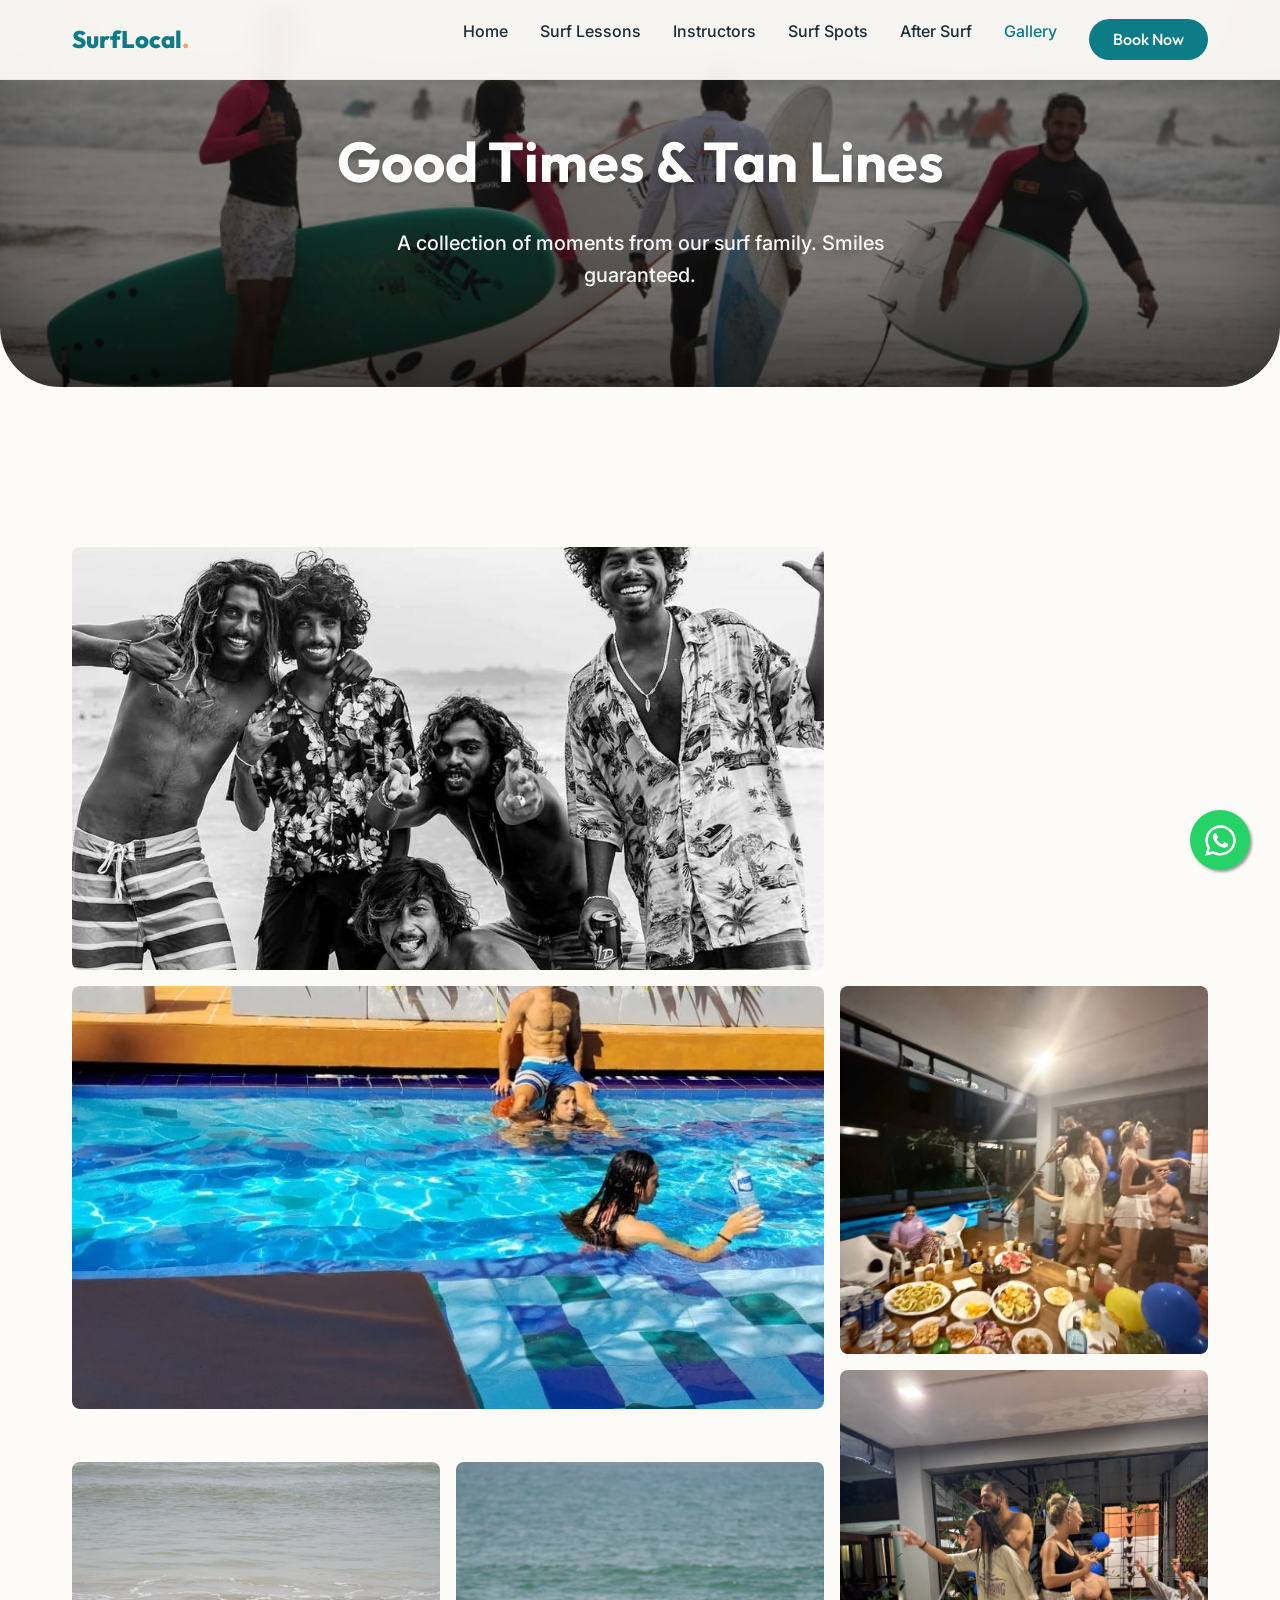
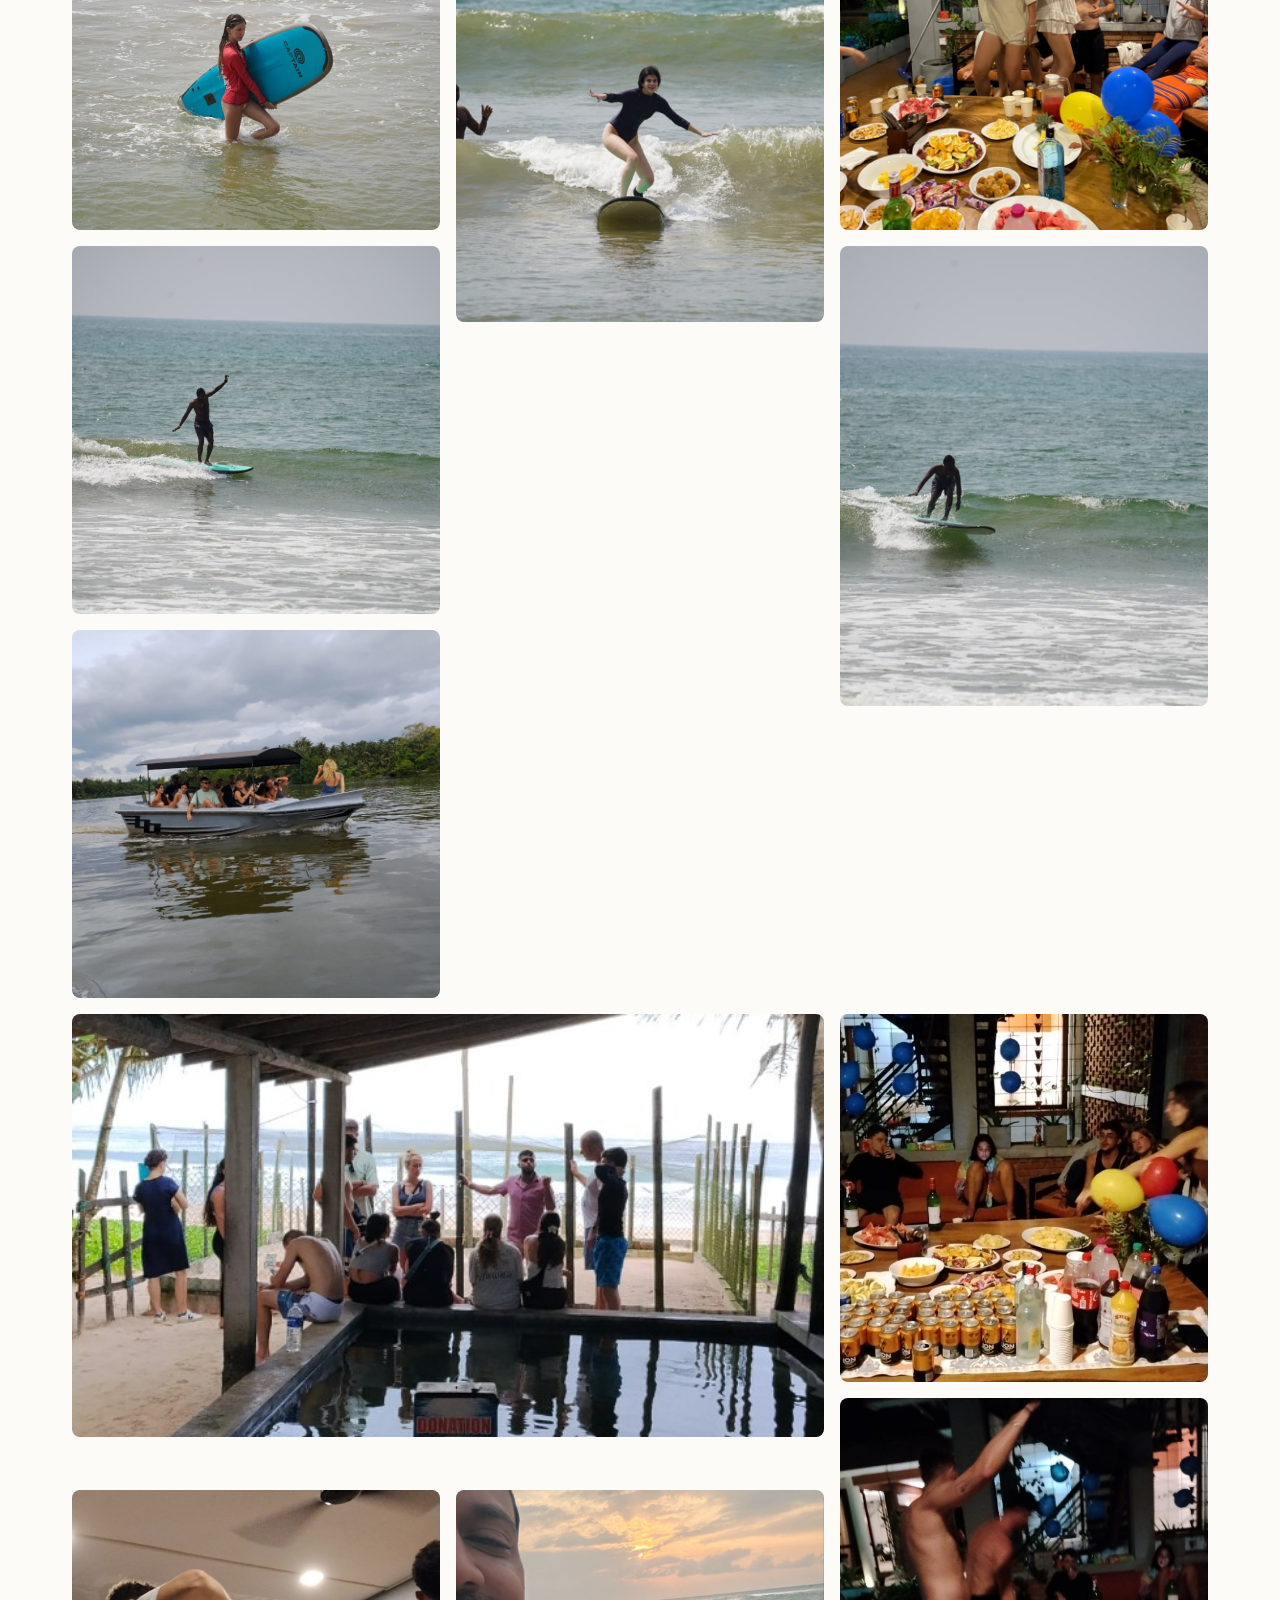
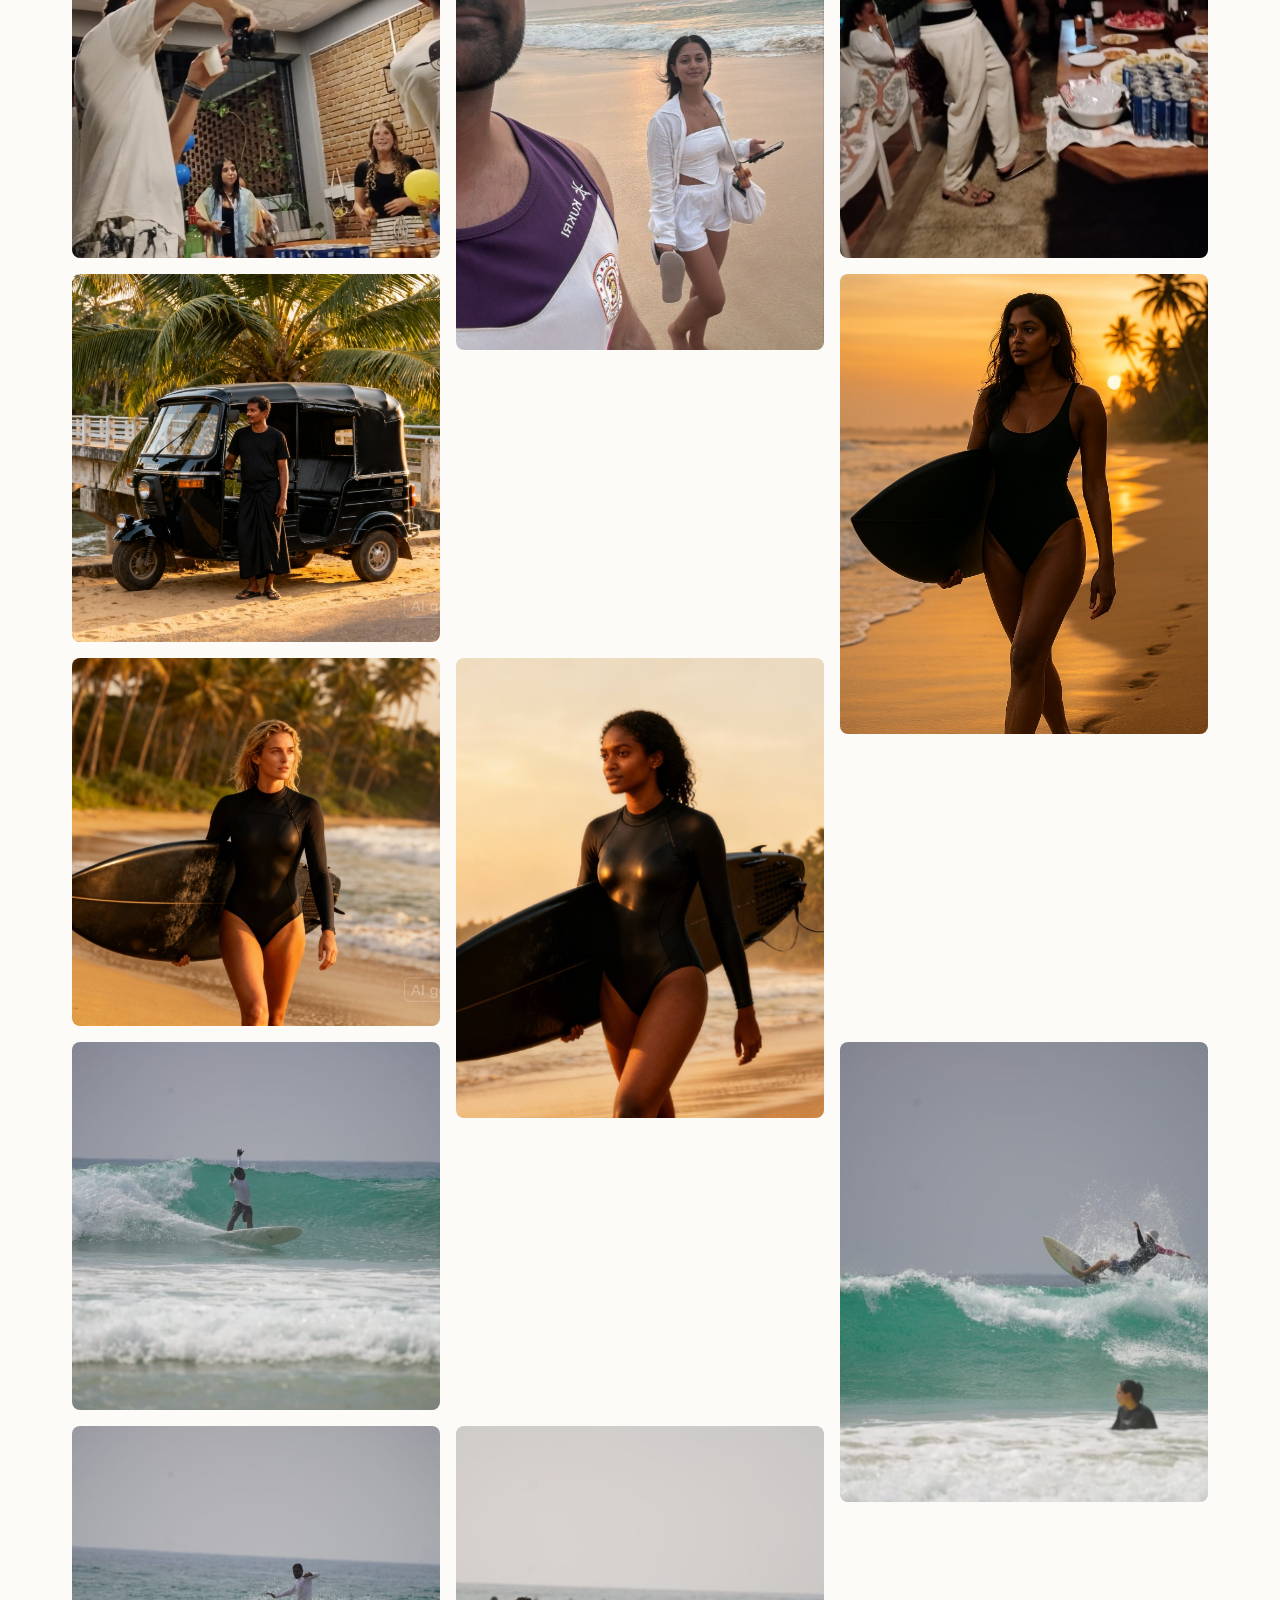
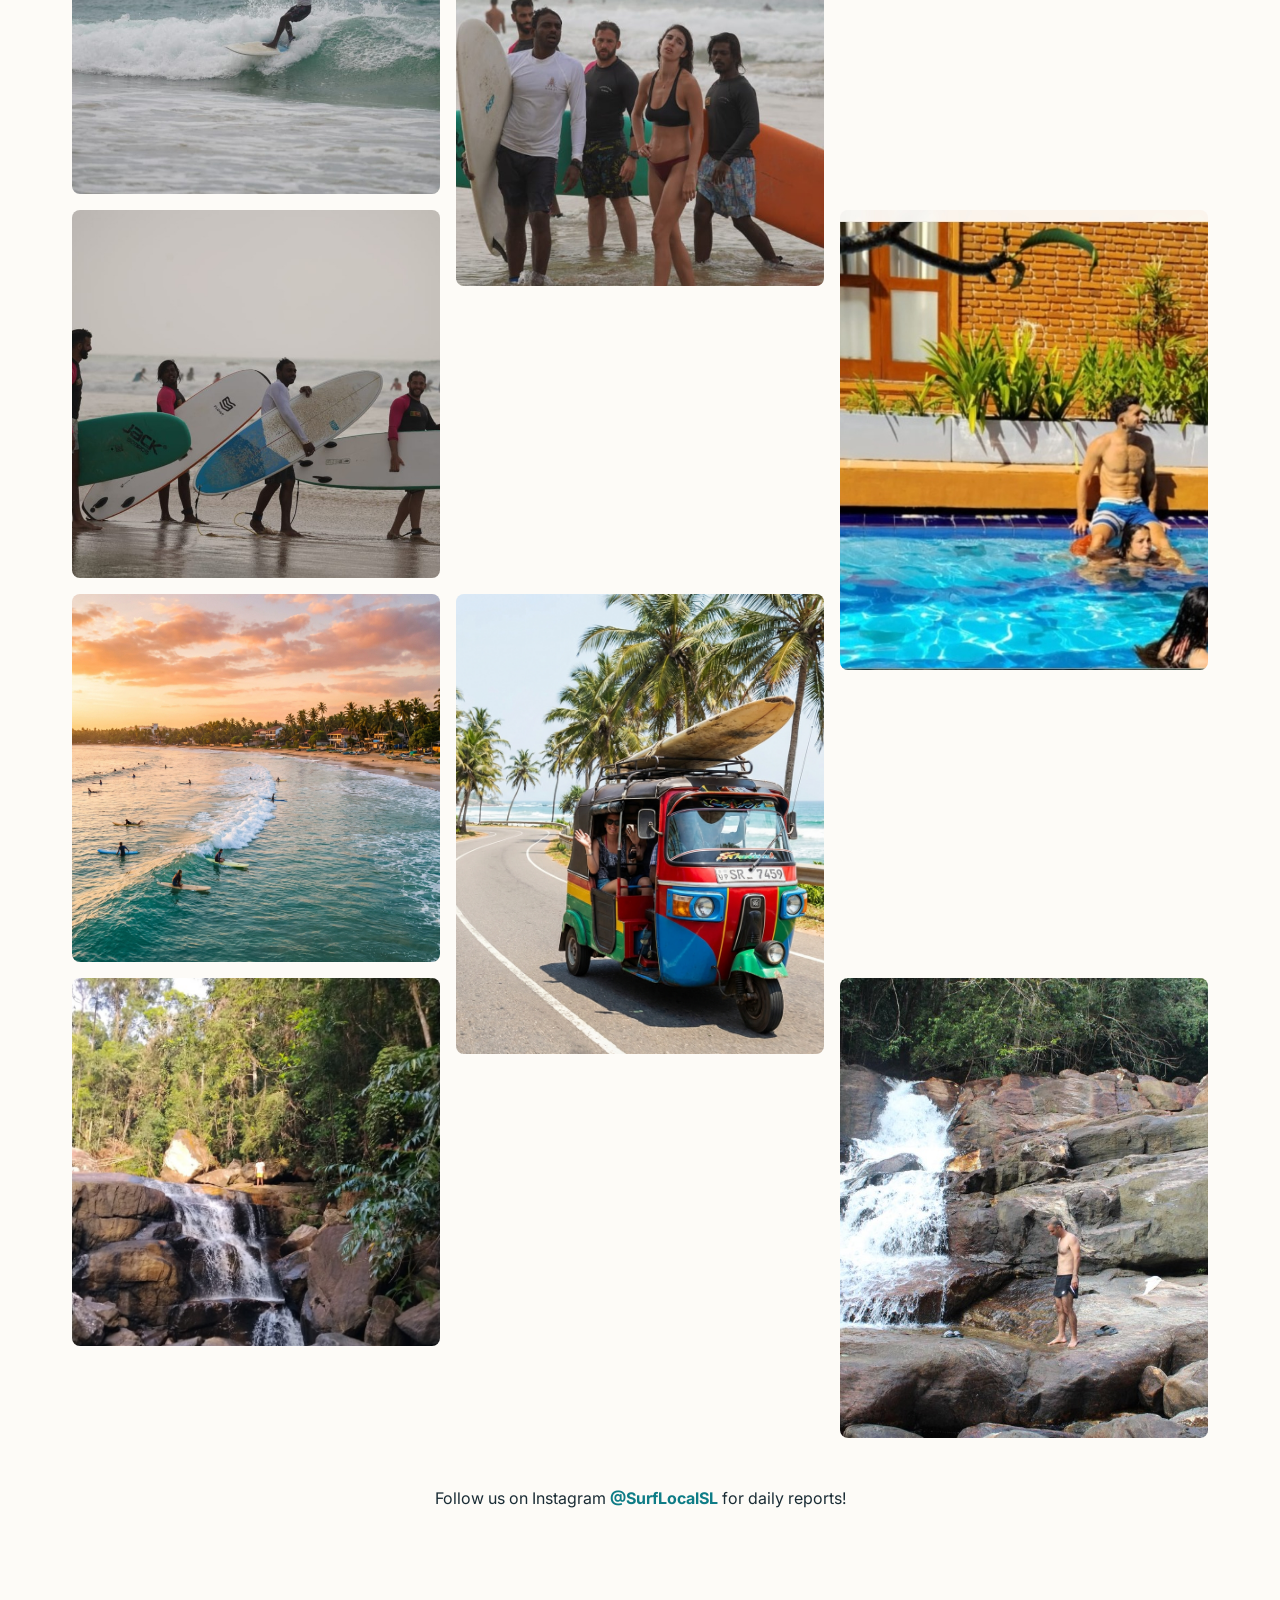
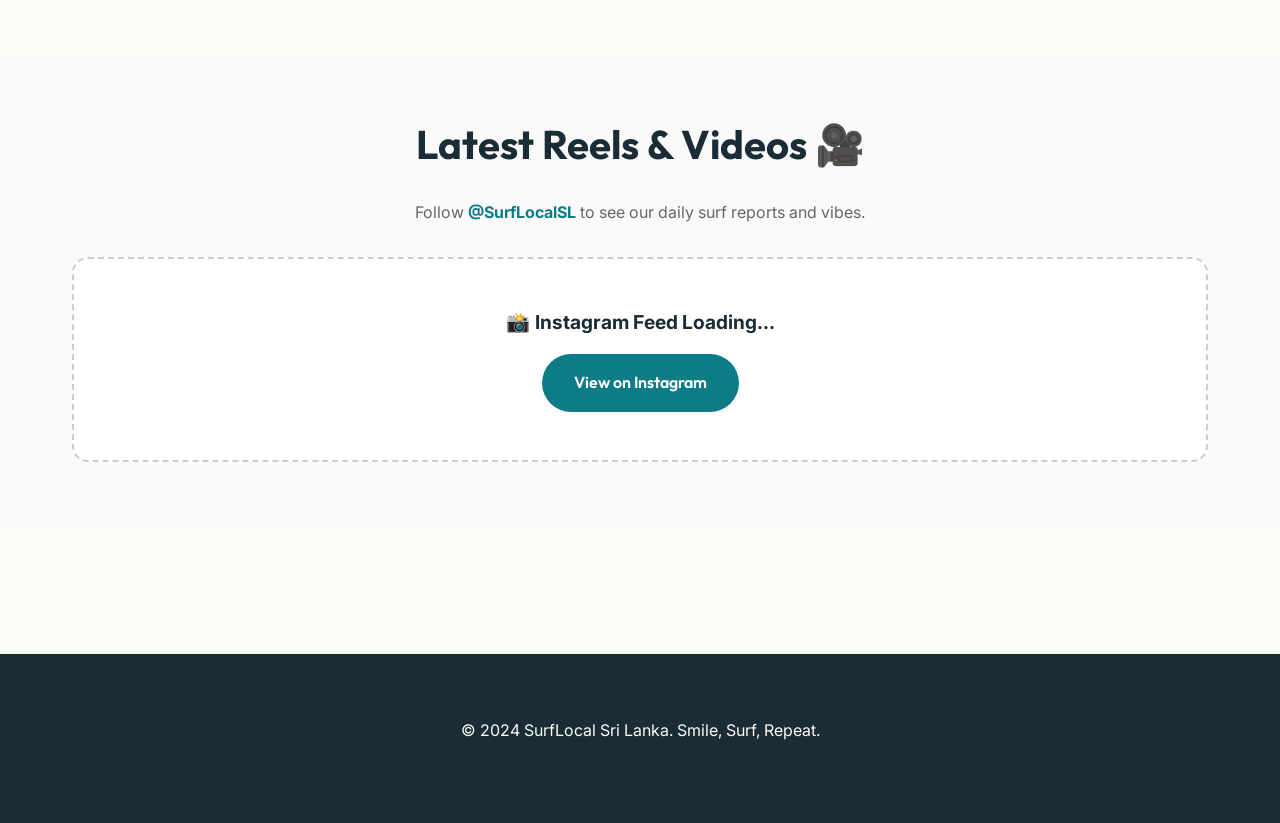
<file: gallery.html>
<!DOCTYPE html>
<html lang="en">

<head>
    <meta charset="UTF-8">
    <meta name="viewport" content="width=device-width, initial-scale=1.0">
    <title>Photo Gallery | Surfing Moments in Sri Lanka | SurfLocal</title>
    <meta name="description"
        content="See the smiles, the waves, and the good vibes. Our gallery of surf lessons and beautiful sunsets in Ahangama and Weligama.">

    <link
        href="https://fonts.googleapis.com/css2?family=Inter:wght@400;500;600&family=Outfit:wght@500;700;800&display=swap"
        rel="stylesheet">
    <link rel="stylesheet" href="css/index.css">
    <style>
        .gallery-grid {
            display: grid;
            grid-template-columns: repeat(auto-fill, minmax(280px, 1fr));
            gap: 1rem;
            margin-top: 2rem;
        }

        .gallery-item {
            position: relative;
            border-radius: var(--radius-sm);
            overflow: hidden;
            aspect-ratio: 1;
            background-color: #ddd;
            transition: transform 0.3s;
            cursor: pointer;
        }

        .gallery-item:hover {
            transform: scale(1.02);
        }

        .gallery-item img {
            width: 100%;
            height: 100%;
            object-fit: cover;
        }

        .gallery-item:nth-child(2n) {
            aspect-ratio: 4/5;
            /* Varied Aspect Ratios for masonry feel */
            grid-row: span 2;
        }

        /* Lightbox Styles */
        .lightbox {
            display: none;
            position: fixed;
            z-index: 2000;
            padding-top: 50px;
            left: 0;
            top: 0;
            width: 100%;
            height: 100%;
            overflow: auto;
            background-color: rgba(0, 0, 0, 0.9);
            justify-content: center;
            align-items: center;
        }

        .lightbox-content {
            margin: auto;
            display: block;
            max-width: 90%;
            max-height: 90vh;
            border-radius: 4px;
            box-shadow: 0 0 20px rgba(0, 0, 0, 0.5);
            animation: zoom 0.3s;
        }

        @keyframes zoom {
            from {
                transform: scale(0)
            }

            to {
                transform: scale(1)
            }
        }

        .close {
            position: absolute;
            top: 15px;
            right: 35px;
            color: #f1f1f1;
            font-size: 40px;
            font-weight: bold;
            transition: 0.3s;
            cursor: pointer;
        }

        .close:hover,
        .close:focus {
            color: #bbb;
            text-decoration: none;
            cursor: pointer;
        }
    </style>
    <link rel="stylesheet" href="css/whatsapp.css">
</head>

<body>

    <nav class="navbar">
        <div class="container">
            <a href="index.html" class="logo">SurfLocal<span style="color:var(--color-secondary)">.</span></a>
            <div class="mobile-toggle" id="mobile-toggle">☰</div>
            <div class="nav-links" id="nav-links">
                <a href="index.html">Home</a>
                <a href="lessons.html">Surf Lessons</a>
                <a href="instructors.html">Instructors</a>
                <a href="spots.html">Surf Spots</a>
                <a href="after_surf.html">After Surf</a>
                <a href="gallery.html" class="active">Gallery</a>
                <a href="bookings.html" class="btn btn-primary" style="padding: 0.5rem 1.5rem; color: #fff;">Book
                    Now</a>
            </div>
        </div>
    </nav>

    <div class="hero" style="min-height: 40vh; padding-bottom: var(--spacing-lg);">
        <div class="container hero-content">
            <h1>Good Times & Tan Lines</h1>
            <p>A collection of moments from our surf family. Smiles guaranteed.</p>
        </div>
    </div>

    <section class="section">
        <div class="container">
            <div class="gallery-grid">
                <!-- 1. Group Photo (Most Prominent) -->
                <div class="gallery-item" style="grid-column: span 2; aspect-ratio: 16/9;">
                    <img src="assets/images/local_crew.png" alt="Our local surf instructor team smiling">
                </div>

                <!-- 2. Pool Photo (Prominent) -->
                <div class="gallery-item" style="grid-column: span 2; aspect-ratio: 16/9;">
                    <img src="assets/images/facilities_pool.jpg" alt="Chilling in the pool">
                </div>

                <!-- Nightlife & Others -->
                <div class="gallery-item"><img src="assets/images/lifestyle_party_1.jpg" alt="Party vibes"></div>
                <div class="gallery-item"><img src="assets/images/lifestyle_party_2.jpg" alt="Good times with the crew">
                </div>
                <div class="gallery-item"><img src="assets/images/surfer_walking.jpg"
                        alt="Surfer walking into the ocean"></div>
                <div class="gallery-item"><img src="assets/images/surfer_2.jpg" alt="Surfer riding a wave"></div>
                <div class="gallery-item"><img src="assets/images/surfer_3.jpg" alt="Stylish longboarding"></div>
                <div class="gallery-item"><img src="assets/images/surfer_1.jpg" alt="Catching a wave in Ahangama"></div>

                <!-- Lifestyle & Activities -->
                <div class="gallery-item"><img src="assets/images/lifestyle_boat.jpg" alt="Lagoon boat safari trip">
                </div>
                <div class="gallery-item" style="grid-column: span 2; aspect-ratio: 16/9;"><img
                        src="assets/images/lifestyle_turtles.jpg" alt="Visiting the local sea turtle hatchery"></div>
                <div class="gallery-item"><img src="assets/images/lifestyle_dinner.jpg" alt="Family dinner nights">
                </div>
                <div class="gallery-item"><img src="assets/images/lifestyle_dancing.jpg" alt="Good vibes and dancing">
                </div>
                <div class="gallery-item"><img src="assets/images/lifestyle_party_cam.jpg" alt="Capturing the memories">
                </div>

                <!-- Latest Uploads -->
                <div class="gallery-item"><img src="assets/images/gallery_new_selfie.jpg" alt="Beautiful sunset selfie">
                </div>
                <div class="gallery-item"><img src="assets/images/gallery_tuktuk.jpg" alt="Iconic Sri Lankan Tuk Tuk">
                </div>
                <div class="gallery-item"><img src="assets/images/gallery_model_walk.jpg" alt="Walking on golden sands">
                </div>
                <div class="gallery-item"><img src="assets/images/gallery_model_board.jpg" alt="Ready for the surf">
                </div>
                <div class="gallery-item"><img src="assets/images/gallery_model_sunset.png"
                        alt="Golden hour surf vibes"></div>

                <div class="gallery-item"><img src="assets/images/gallery_upload_1.jpg" alt="Surf session moment"></div>
                <div class="gallery-item"><img src="assets/images/gallery_upload_2.jpg" alt="Surfing action"></div>
                <div class="gallery-item"><img src="assets/images/gallery_upload_3.jpg" alt="Beautiful waves"></div>
                <div class="gallery-item"><img src="assets/images/gallery_upload_4.jpg" alt="Surf school vibe"></div>
                <div class="gallery-item"><img src="assets/images/gallery_upload_5.jpg" alt="South coast surfing"></div>
                <div class="gallery-item"><img src="assets/images/new_pool_fun.jpg" alt="Poolside Fun"></div>
                <div class="gallery-item"><img src="assets/images/weligama_bay.png" alt="Weligama Bay Scenic View">
                </div>

                <!-- Keeping some placeholders for layout balance if needed, or removing them for a cleaner look. Let's keep a couple of colors for 'mood' -->
                <!-- Replacing placeholders with actual content -->
                <div class="gallery-item"><img src="assets/images/tuk_tuk.png" alt="Tuk Tuk Safari Adventure"></div>
                <div class="gallery-item"><img src="assets/images/jungle_waterfall.jpg" alt="Secret Jungle Waterfall">
                </div>
                <div class="gallery-item"><img src="assets/images/waterfall_group.jpg" alt="Waterfalls with the crew">
                </div>
            </div>

            <div class="text-center" style="margin-top: 3rem;">
                <p>Follow us on Instagram <a href="#"
                        style="color:var(--color-primary); font-weight:700;">@SurfLocalSL</a> for daily reports!</p>
            </div>
        </div>
    </section>

    <!-- Lightbox Modal -->
    <div id="lightbox" class="lightbox">
        <span class="close">&times;</span>
        <img class="lightbox-content" id="lightbox-img">
    </div>

    <!-- Instagram Feed Section -->
    <section class="section" style="background-color: #fafafa; padding: 4rem 0;">
        <div class="container text-center">
            <h2 style="margin-bottom: 2rem;">Latest Reels & Videos 🎥</h2>
            <p style="margin-bottom: 2rem; color: #666;">Follow <a href="https://instagram.com/SurfLocalSL"
                    target="_blank" style="color:var(--color-primary); font-weight:bold;">@SurfLocalSL</a> to see our
                daily surf reports and vibes.</p>

            <!-- Widget Container (Paste your SnapWidget/Elfsight code here later) -->
            <div id="instagram-widget-placeholder"
                style="border: 2px dashed #ccc; padding: 3rem; border-radius: var(--radius-md); background: #fff;">
                <p style="font-size: 1.2rem; margin-bottom: 1rem;">📸 <strong>Instagram Feed Loading...</strong></p>
                <a href="https://instagram.com/SurfLocalSL" target="_blank" class="btn btn-primary">View on
                    Instagram</a>
            </div>
        </div>
    </section>

    <footer>
        <div class="container text-center">
            <p>&copy; 2024 SurfLocal Sri Lanka. Smile, Surf, Repeat.</p>
        </div>
    </footer>

    <script>
        const mobileToggle = document.getElementById('mobile-toggle');
        const navLinks = document.getElementById('nav-links');
        mobileToggle.addEventListener('click', () => navLinks.classList.toggle('active'));

        // Lightbox Logic
        const lightbox = document.getElementById('lightbox');
        const lightboxImg = document.getElementById('lightbox-img');
        const span = document.getElementsByClassName("close")[0];
        const images = document.querySelectorAll('.gallery-item img');

        images.forEach(img => {
            img.addEventListener('click', function () {
                lightbox.style.display = "flex";
                lightboxImg.src = this.src;
            });
        });

        // Close on X click
        span.onclick = function () {
            lightbox.style.display = "none";
        }

        // Close on background click
        lightbox.onclick = function (event) {
            if (event.target === lightbox) {
                lightbox.style.display = "none";
            }
        }
    </script>
    <!-- WhatsApp Button -->
    <a href="https://wa.me/94765284522" class="whatsapp-float" target="_blank">
        <svg class="whatsapp-icon" xmlns="http://www.w3.org/2000/svg"
            viewBox="0 0 448 512"><!--!Font Awesome Free 6.5.1 by @fontawesome - https://fontawesome.com License - https://fontawesome.com/license/free Copyright 2024 Fonticons, Inc.-->
            <path
                d="M380.9 97.1C339 55.1 283.2 32 223.9 32c-122.4 0-222 99.6-222 222 0 39.1 10.2 77.3 29.6 111L0 480l117.7-30.9c32.4 17.7 68.9 27 106.1 27h.1c122.3 0 224.1-99.6 224.1-222 0-59.3-25.2-115-67.1-157zm-157 341.6c-33.2 0-65.7-8.9-94-25.7l-6.7-4-69.8 18.3L72 359.2l-4.4-7c-18.5-29.4-28.2-63.3-28.2-98.2 0-101.7 82.8-184.5 184.6-184.5 49.3 0 95.6 19.2 130.4 54.1 34.8 34.9 56.2 81.2 56.1 130.5 0 101.8-84.9 184.6-186.6 184.6zm101.2-138.2c-5.5-2.8-32.8-16.2-37.9-18-5.1-1.9-8.8-2.8-12.5 2.8-3.7 5.6-14.3 18-17.6 21.8-3.2 3.7-6.5 4.2-12 1.4-32.6-16.3-54-29.1-75.5-66-5.7-9.8 5.7-9.1 16.3-30.3 1.8-3.7 .9-6.9-.5-9.7-1.4-2.8-12.5-30.1-17.1-41.2-4.5-10.8-9.1-9.3-12.5-9.5-3.2-.2-6.9-.2-10.6-.2-3.7 0-9.7 1.4-14.8 6.9-5.1 5.6-19.4 19-19.4 46.3 0 27.3 19.9 53.7 22.6 57.4 2.8 3.7 39.1 59.7 94.8 83.8 35.2 15.2 49 16.5 66.6 13.9 10.7-1.6 32.8-13.4 37.4-26.4 4.6-13 4.6-24.1 3.2-26.4-1.3-2.5-5-3.9-10.5-6.6z" />
        </svg>
    </a>
</body>

</html>
</file>
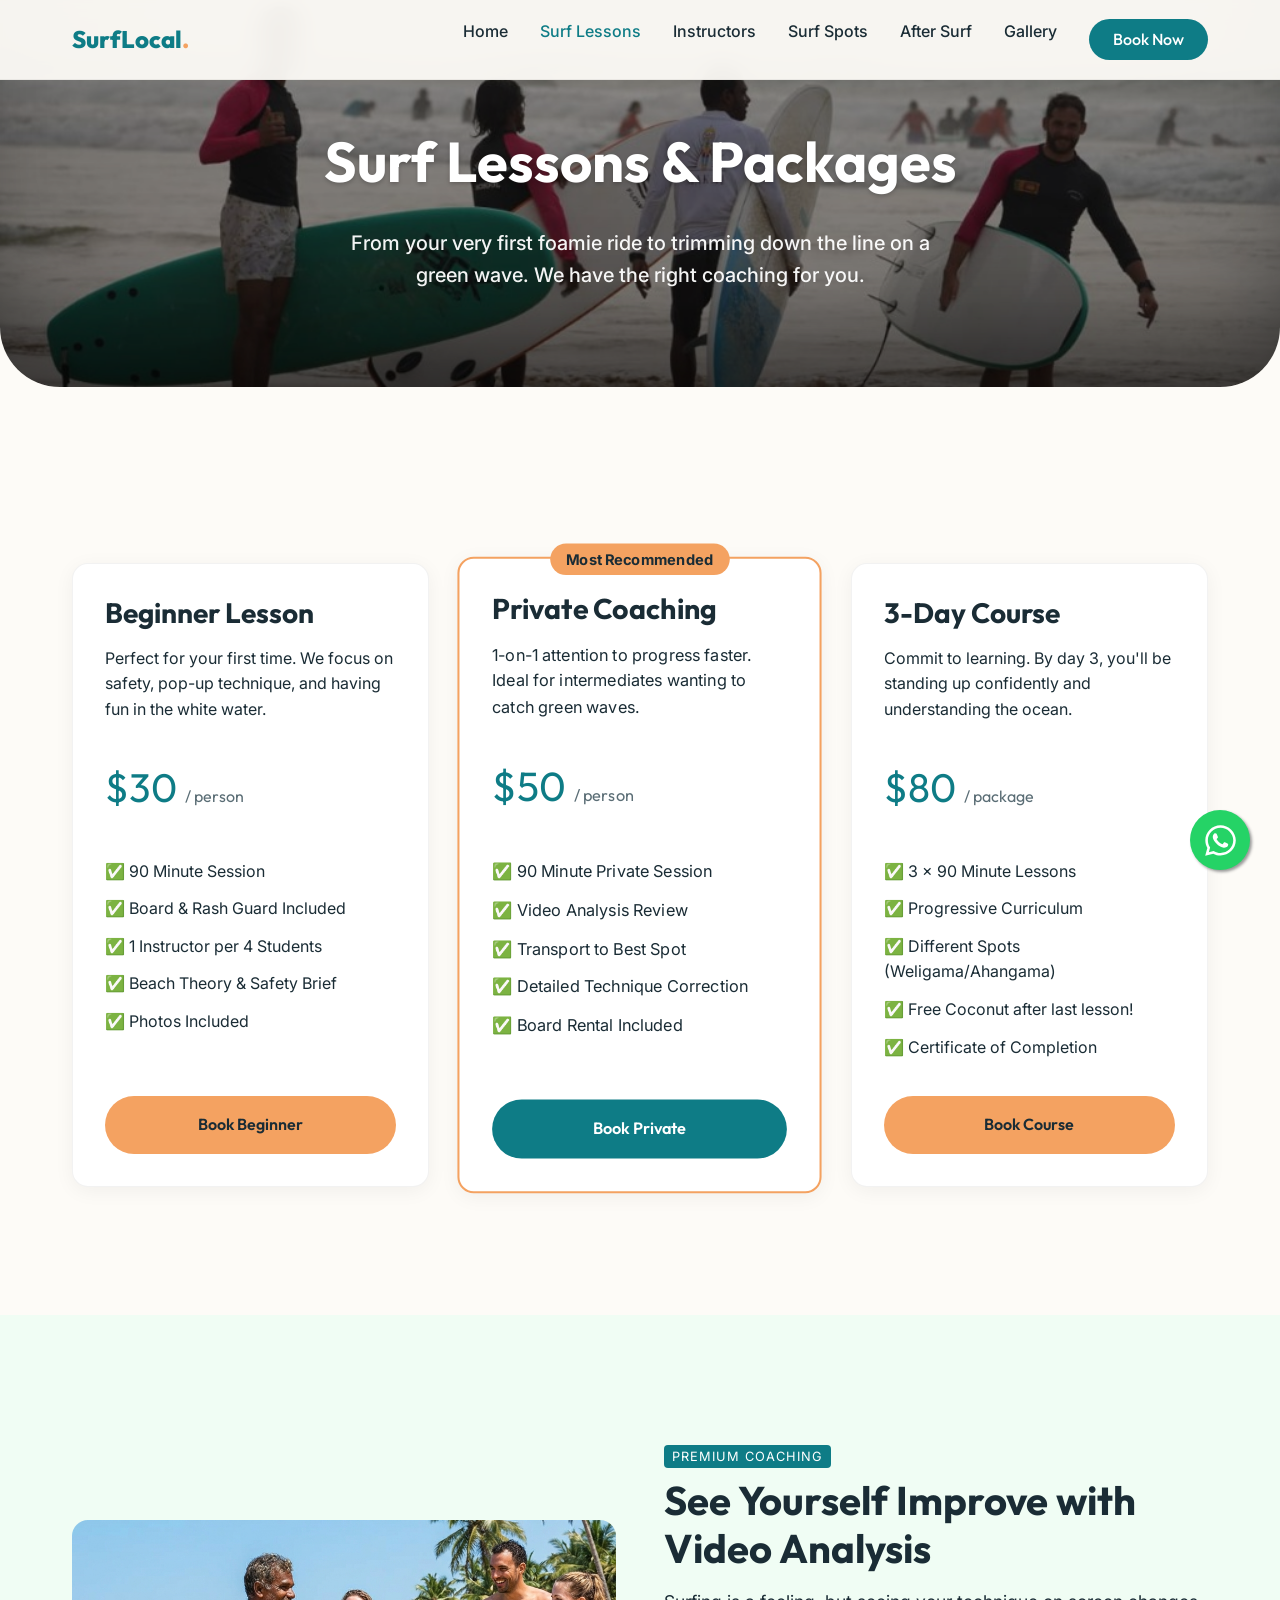
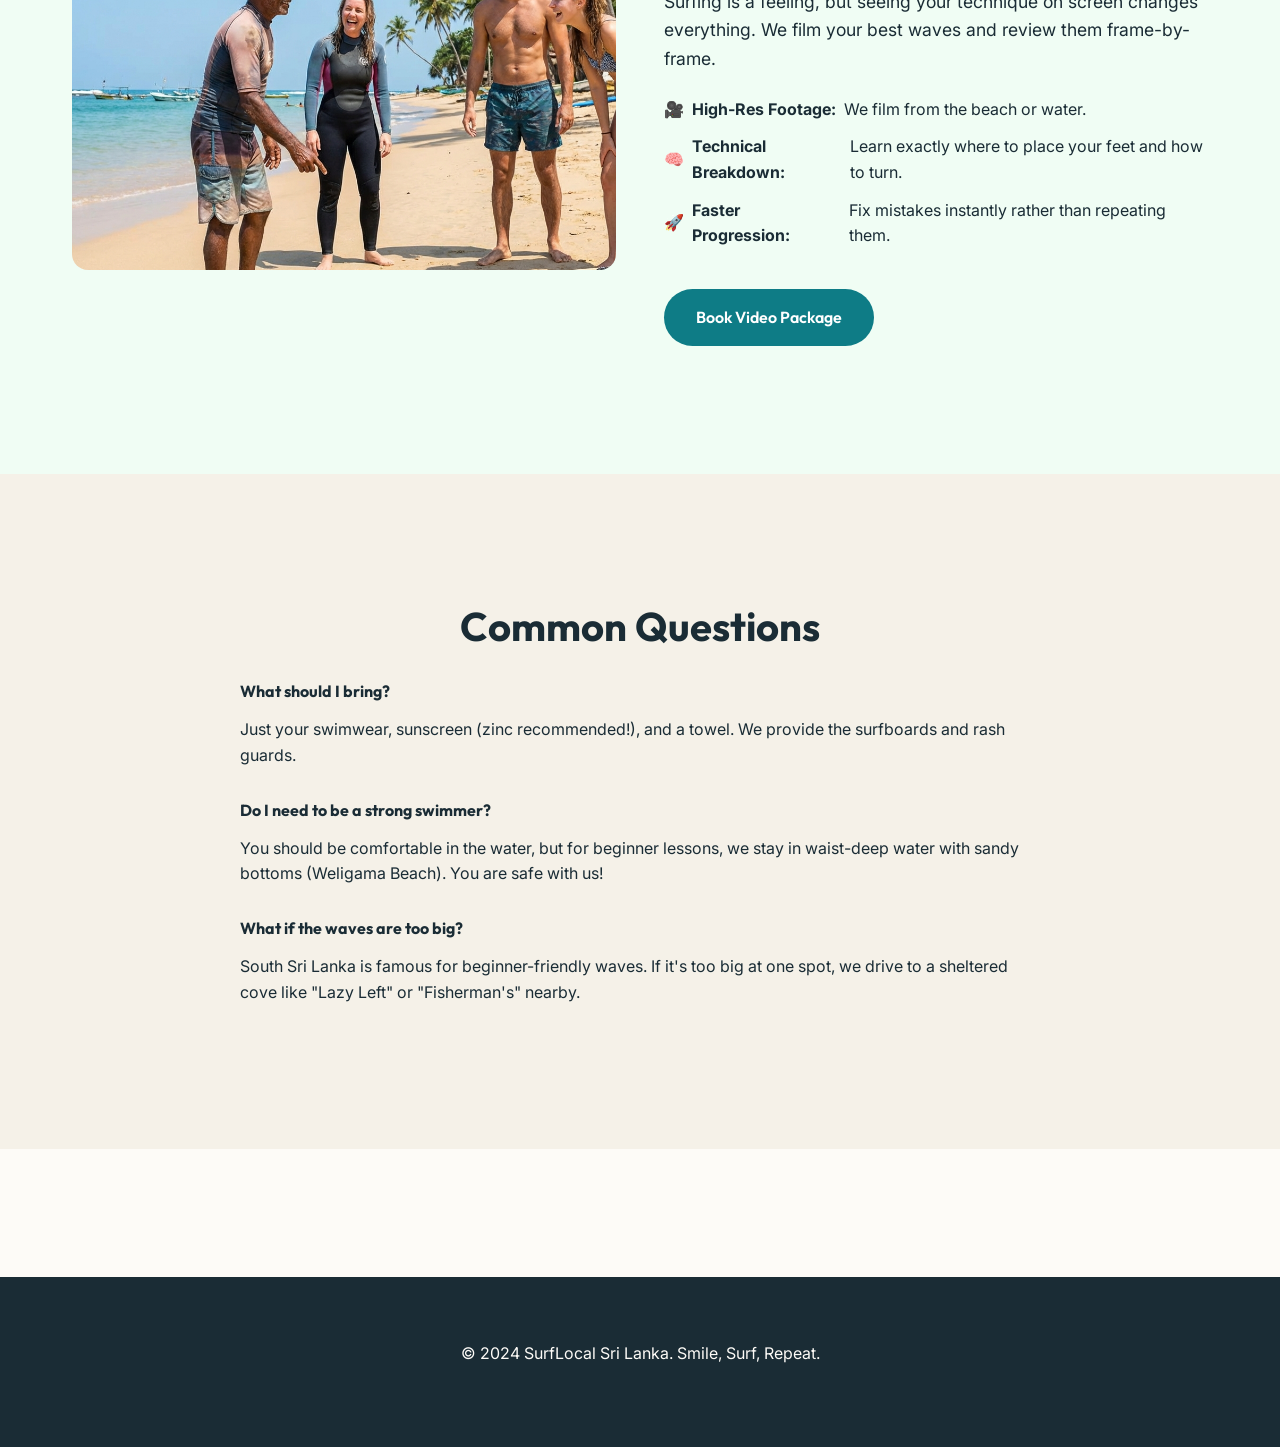
<file: lessons.html>
<!DOCTYPE html>
<html lang="en">

<head>
    <meta charset="UTF-8">
    <meta name="viewport" content="width=device-width, initial-scale=1.0">
    <title>Surf Lessons Sri Lanka | Beginner & Private Packages | SurfLocal</title>
    <meta name="description"
        content="Affordable surf lessons in South Sri Lanka. Choose from beginner group classes, private coaching, or intermediate guiding in Ahangama and Weligama.">

    <link
        href="https://fonts.googleapis.com/css2?family=Inter:wght@400;500;600&family=Outfit:wght@500;700;800&display=swap"
        rel="stylesheet">
    <link rel="stylesheet" href="css/index.css">
    <style>
        .pricing-grid {
            display: grid;
            grid-template-columns: repeat(auto-fit, minmax(300px, 1fr));
            gap: 2rem;
            margin-top: 3rem;
        }

        .pricing-card {
            background: #fff;
            padding: 2rem;
            border-radius: var(--radius-md);
            box-shadow: 0 4px 20px rgba(0, 0, 0, 0.05);
            border: 1px solid rgba(0, 0, 0, 0.05);
            display: flex;
            flex-direction: column;
        }

        .pricing-card.popular {
            border: 2px solid var(--color-secondary);
            transform: scale(1.02);
            position: relative;
        }

        .popular-tag {
            background: var(--color-secondary);
            color: var(--color-text);
            padding: 0.25rem 1rem;
            position: absolute;
            top: -15px;
            left: 50%;
            transform: translateX(-50%);
            border-radius: 20px;
            font-weight: 700;
            font-size: 0.9rem;
        }

        .price {
            font-size: 2.5rem;
            font-family: var(--font-heading);
            color: var(--color-primary);
            margin: 1rem 0;
        }

        .price span {
            font-size: 1rem;
            color: var(--color-text-light);
        }

        .feature-list {
            margin: 1.5rem 0;
            flex-grow: 1;
        }

        .feature-list li {
            margin-bottom: 0.75rem;
            display: flex;
            align-items: center;
            gap: 0.5rem;
        }
    </style>
    <link rel="stylesheet" href="css/whatsapp.css">
</head>

<body>

    <nav class="navbar">
        <div class="container">
            <a href="index.html" class="logo">SurfLocal<span style="color:var(--color-secondary)">.</span></a>
            <div class="mobile-toggle" id="mobile-toggle">☰</div>
            <div class="nav-links" id="nav-links">
                <a href="index.html">Home</a>
                <a href="lessons.html" class="active">Surf Lessons</a>
                <a href="instructors.html">Instructors</a>
                <a href="spots.html">Surf Spots</a>
                <a href="after_surf.html">After Surf</a>
                <a href="gallery.html">Gallery</a>
                <a href="bookings.html" class="btn btn-primary" style="padding: 0.5rem 1.5rem; color: #fff;">Book
                    Now</a>
            </div>
        </div>
    </nav>

    <div class="hero" style="min-height: 40vh; padding-bottom: var(--spacing-lg);">
        <div class="container hero-content">
            <h1>Surf Lessons & Packages</h1>
            <p>From your very first foamie ride to trimming down the line on a green wave. We have the right coaching
                for you.</p>
        </div>
    </div>

    <section class="section">
        <div class="container">
            <div class="pricing-grid">
                <!-- Beginner -->
                <div class="pricing-card">
                    <h3>Beginner Lesson</h3>
                    <p>Perfect for your first time. We focus on safety, pop-up technique, and having fun in the white
                        water.</p>
                    <div class="price">$30 <span>/ person</span></div>
                    <ul class="feature-list">
                        <li>✅ 90 Minute Session</li>
                        <li>✅ Board & Rash Guard Included</li>
                        <li>✅ 1 Instructor per 4 Students</li>
                        <li>✅ Beach Theory & Safety Brief</li>
                        <li>✅ Photos Included</li>
                    </ul>
                    <a href="bookings.html?type=beginner" class="btn btn-secondary">Book Beginner</a>
                </div>

                <!-- Private (Popular) -->
                <div class="pricing-card popular">
                    <div class="popular-tag">Most Recommended</div>
                    <h3>Private Coaching</h3>
                    <p>1-on-1 attention to progress faster. Ideal for intermediates wanting to catch green waves.</p>
                    <div class="price">$50 <span>/ person</span></div>
                    <ul class="feature-list">
                        <li>✅ 90 Minute Private Session</li>
                        <li>✅ Video Analysis Review</li>
                        <li>✅ Transport to Best Spot</li>
                        <li>✅ Detailed Technique Correction</li>
                        <li>✅ Board Rental Included</li>
                    </ul>
                    <a href="bookings.html?type=private" class="btn btn-primary">Book Private</a>
                </div>

                <!-- 3-Day Pack -->
                <div class="pricing-card">
                    <h3>3-Day Course</h3>
                    <p>Commit to learning. By day 3, you'll be standing up confidently and understanding the ocean.</p>
                    <div class="price">$80 <span>/ package</span></div>
                    <ul class="feature-list">
                        <li>✅ 3 x 90 Minute Lessons</li>
                        <li>✅ Progressive Curriculum</li>
                        <li>✅ Different Spots (Weligama/Ahangama)</li>
                        <li>✅ Free Coconut after last lesson!</li>
                        <li>✅ Certificate of Completion</li>
                    </ul>
                    <a href="bookings.html?type=course" class="btn btn-secondary">Book Course</a>
                </div>
            </div>
        </div>
    </section>

    <!-- NEW: Video Analysis Feature -->
    <section class="section" style="background-color: #f0fdf4;">
        <div class="container">
            <div style="display: grid; grid-template-columns: 1fr 1fr; gap: 3rem; align-items: center;">
                <div style="order: 2;">
                    <span class="tag"
                        style="background:var(--color-primary); color:white; padding:0.25rem 0.5rem; border-radius:4px; font-size:0.8rem; letter-spacing:1px; text-transform:uppercase;">Premium
                        Coaching</span>
                    <h2 style="margin-top: 0.5rem;">See Yourself Improve with Video Analysis</h2>
                    <p style="font-size: 1.1rem; margin-bottom: 1.5rem;">Surfing is a feeling, but seeing your technique
                        on screen changes everything. We film your best waves and review them frame-by-frame.</p>
                    <ul class="feature-list">
                        <li>🎥 <strong>High-Res Footage:</strong> We film from the beach or water.</li>
                        <li>🧠 <strong>Technical Breakdown:</strong> Learn exactly where to place your feet and how to
                            turn.</li>
                        <li>🚀 <strong>Faster Progression:</strong> Fix mistakes instantly rather than repeating them.
                        </li>
                    </ul>
                    <a href="bookings.html?type=private" class="btn btn-primary" style="margin-top: 1rem;">Book Video
                        Package</a>
                </div>
                <!-- Reuse or new image for video analysis -->
                <div
                    style="order: 1; height: 350px; background: #ddd; border-radius: var(--radius-md); overflow: hidden;">
                    <img src="assets/images/lesson.png" alt="Surf Video Coaching"
                        style="width: 100%; height: 100%; object-fit: cover;">
                </div>
            </div>
        </div>
    </section>

    <!-- FAQ Section for SEO -->
    <section class="section" style="background-color: var(--color-surface);">
        <div class="container">
            <h2 class="text-center">Common Questions</h2>
            <div style="max-width: 800px; margin: 0 auto; margin-top: 2rem;">
                <div style="margin-bottom: 2rem;">
                    <h4>What should I bring?</h4>
                    <p>Just your swimwear, sunscreen (zinc recommended!), and a towel. We provide the surfboards and
                        rash guards.</p>
                </div>
                <div style="margin-bottom: 2rem;">
                    <h4>Do I need to be a strong swimmer?</h4>
                    <p>You should be comfortable in the water, but for beginner lessons, we stay in waist-deep water
                        with sandy bottoms (Weligama Beach). You are safe with us!</p>
                </div>
                <div>
                    <h4>What if the waves are too big?</h4>
                    <p>South Sri Lanka is famous for beginner-friendly waves. If it's too big at one spot, we drive to a
                        sheltered cove like "Lazy Left" or "Fisherman's" nearby.</p>
                </div>
            </div>
        </div>
    </section>

    <footer>
        <div class="container text-center">
            <p>&copy; 2024 SurfLocal Sri Lanka. Smile, Surf, Repeat.</p>
        </div>
    </footer>

    <script>
        const mobileToggle = document.getElementById('mobile-toggle');
        const navLinks = document.getElementById('nav-links');
        mobileToggle.addEventListener('click', () => navLinks.classList.toggle('active'));
    </script>
    <!-- WhatsApp Button -->
    <a href="https://wa.me/94765284522" class="whatsapp-float" target="_blank">
        <svg class="whatsapp-icon" xmlns="http://www.w3.org/2000/svg"
            viewBox="0 0 448 512"><!--!Font Awesome Free 6.5.1 by @fontawesome - https://fontawesome.com License - https://fontawesome.com/license/free Copyright 2024 Fonticons, Inc.-->
            <path
                d="M380.9 97.1C339 55.1 283.2 32 223.9 32c-122.4 0-222 99.6-222 222 0 39.1 10.2 77.3 29.6 111L0 480l117.7-30.9c32.4 17.7 68.9 27 106.1 27h.1c122.3 0 224.1-99.6 224.1-222 0-59.3-25.2-115-67.1-157zm-157 341.6c-33.2 0-65.7-8.9-94-25.7l-6.7-4-69.8 18.3L72 359.2l-4.4-7c-18.5-29.4-28.2-63.3-28.2-98.2 0-101.7 82.8-184.5 184.6-184.5 49.3 0 95.6 19.2 130.4 54.1 34.8 34.9 56.2 81.2 56.1 130.5 0 101.8-84.9 184.6-186.6 184.6zm101.2-138.2c-5.5-2.8-32.8-16.2-37.9-18-5.1-1.9-8.8-2.8-12.5 2.8-3.7 5.6-14.3 18-17.6 21.8-3.2 3.7-6.5 4.2-12 1.4-32.6-16.3-54-29.1-75.5-66-5.7-9.8 5.7-9.1 16.3-30.3 1.8-3.7 .9-6.9-.5-9.7-1.4-2.8-12.5-30.1-17.1-41.2-4.5-10.8-9.1-9.3-12.5-9.5-3.2-.2-6.9-.2-10.6-.2-3.7 0-9.7 1.4-14.8 6.9-5.1 5.6-19.4 19-19.4 46.3 0 27.3 19.9 53.7 22.6 57.4 2.8 3.7 39.1 59.7 94.8 83.8 35.2 15.2 49 16.5 66.6 13.9 10.7-1.6 32.8-13.4 37.4-26.4 4.6-13 4.6-24.1 3.2-26.4-1.3-2.5-5-3.9-10.5-6.6z" />
        </svg>
    </a>
</body>

</html>
</file>
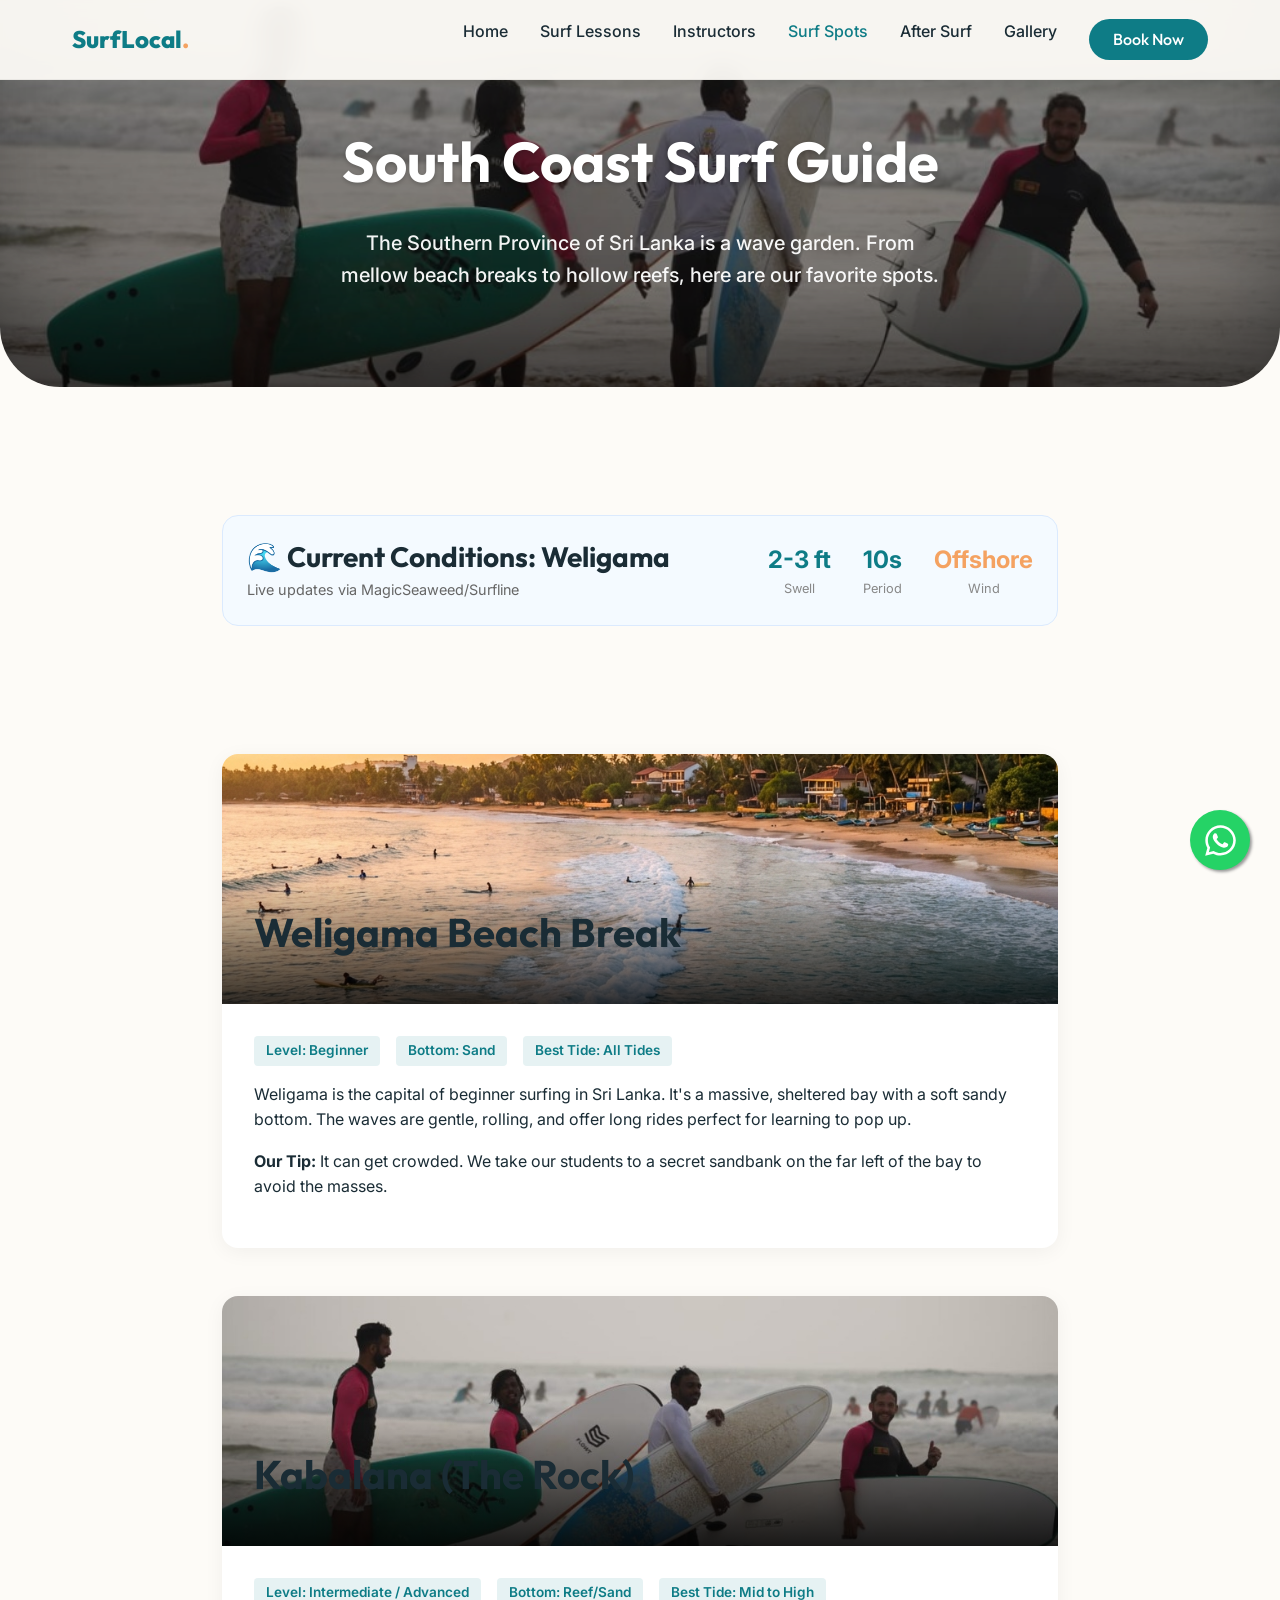
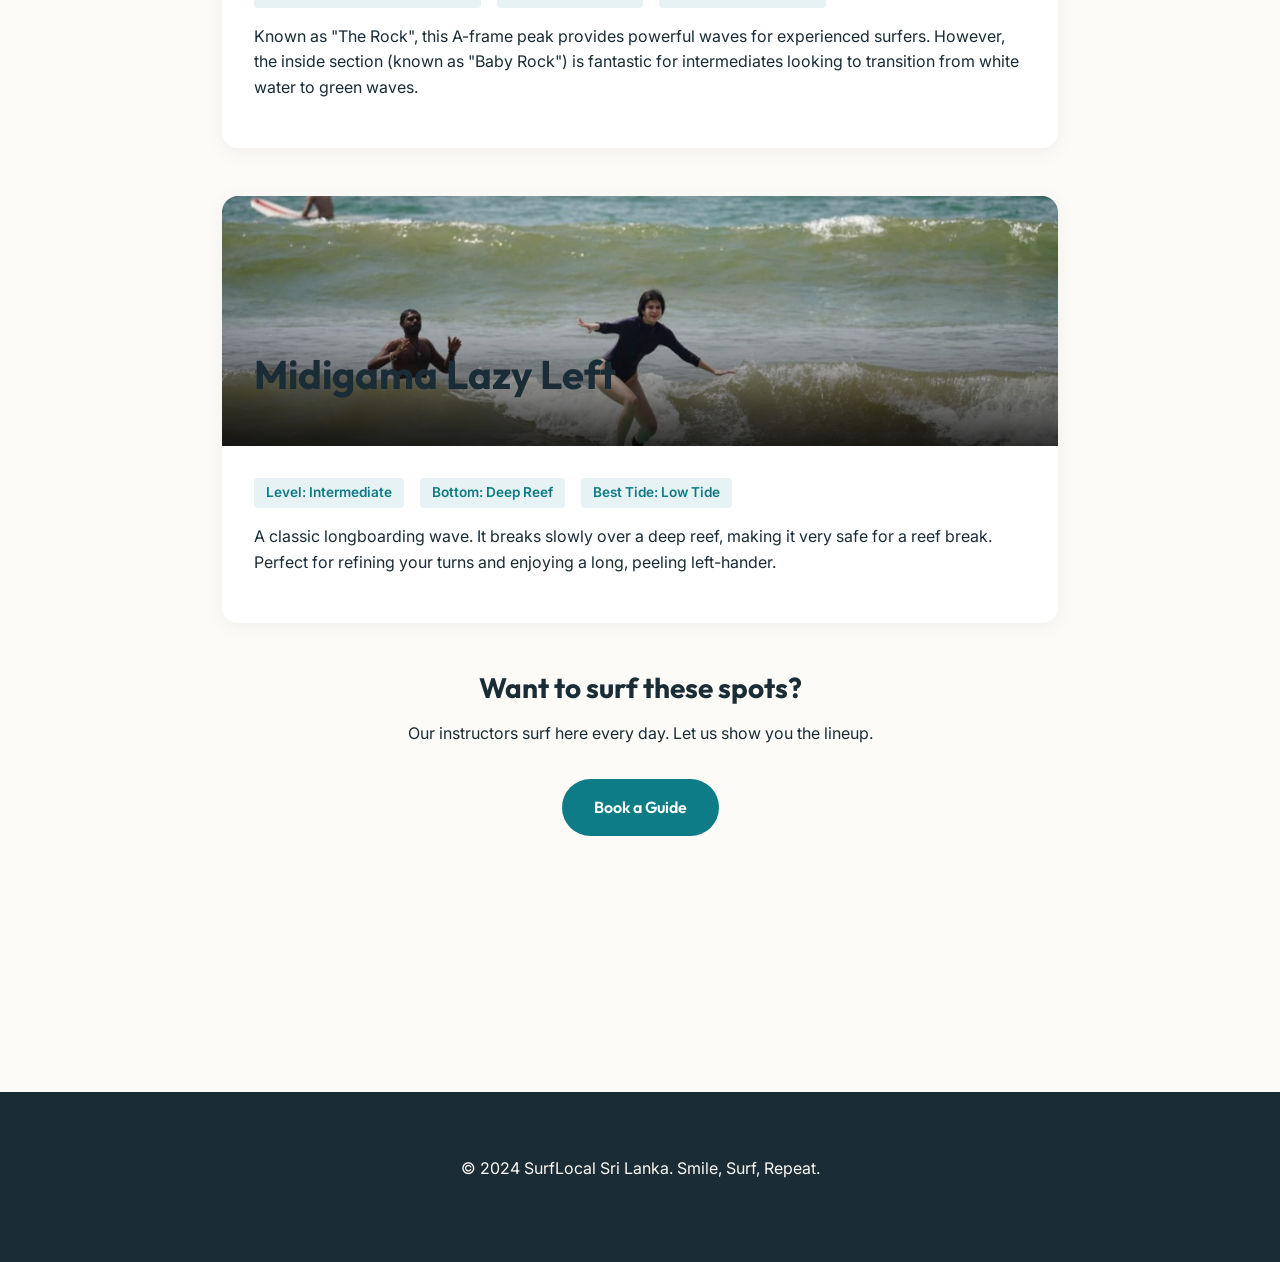
<file: spots.html>
<!DOCTYPE html>
<html lang="en">

<head>
    <meta charset="UTF-8">
    <meta name="viewport" content="width=device-width, initial-scale=1.0">
    <title>Surf Spots South Sri Lanka | Ahangama, Weligama, Mirissa Guide</title>
    <meta name="description"
        content="Guide to the best surf spots in South Sri Lanka. Discover Kabalana Rock, Lazy Left, Weligama Beach, and secret spots near Ahangama. Best times to surf.">

    <link
        href="https://fonts.googleapis.com/css2?family=Inter:wght@400;500;600&family=Outfit:wght@500;700;800&display=swap"
        rel="stylesheet">
    <link rel="stylesheet" href="css/index.css">
    <style>
        .spot-card {
            background: #fff;
            border-radius: var(--radius-md);
            overflow: hidden;
            box-shadow: 0 4px 20px rgba(0, 0, 0, 0.05);
            margin-bottom: 3rem;
        }

        .spot-header {
            height: 250px;
            background-color: #eee;
            background-size: cover;
            background-position: center;
            position: relative;
            display: flex;
            align-items: flex-end;
        }

        .spot-title-overlay {
            background: linear-gradient(transparent, rgba(0, 0, 0, 0.8));
            width: 100%;
            padding: 2rem;
            color: #fff;
        }

        .spot-content {
            padding: 2rem;
        }

        .spot-meta {
            display: flex;
            gap: 1rem;
            margin-bottom: 1rem;
            flex-wrap: wrap;
        }

        .meta-tag {
            background: rgba(14, 124, 134, 0.1);
            color: var(--color-primary);
            padding: 0.25rem 0.75rem;
            border-radius: 4px;
            font-size: 0.85rem;
            font-weight: 600;
        }
    </style>
    <link rel="stylesheet" href="css/whatsapp.css">
</head>

<body>

    <nav class="navbar">
        <div class="container">
            <a href="index.html" class="logo">SurfLocal<span style="color:var(--color-secondary)">.</span></a>
            <div class="mobile-toggle" id="mobile-toggle">☰</div>
            <div class="nav-links" id="nav-links">
                <a href="index.html">Home</a>
                <a href="lessons.html">Surf Lessons</a>
                <a href="instructors.html">Instructors</a>
                <a href="spots.html" class="active">Surf Spots</a>
                <a href="after_surf.html">After Surf</a>
                <a href="gallery.html">Gallery</a>
                <a href="bookings.html" class="btn btn-primary" style="padding: 0.5rem 1.5rem; color: #fff;">Book
                    Now</a>
            </div>
        </div>
    </nav>

    <div class="hero" style="min-height: 40vh; padding-bottom: var(--spacing-lg);">
        <div class="container hero-content">
            <h1>South Coast Surf Guide</h1>
            <p>The Southern Province of Sri Lanka is a wave garden. From mellow beach breaks to hollow reefs, here are
                our favorite spots.</p>
        </div>
    </div>

    <!-- Surf Forecast Widget (Placeholder Embed) -->
    <section class="section" style="padding-bottom: 0;">
        <div class="container" style="max-width: 900px;">
            <div
                style="background: #f4faff; border: 1px solid #dbeafe; padding: 1.5rem; border-radius: var(--radius-md); display: flex; align-items: center; justify-content: space-between; flex-wrap: wrap; gap: 1rem;">
                <div>
                    <h3 style="margin-bottom: 0.25rem;">🌊 Current Conditions: Weligama</h3>
                    <p style="margin: 0; color: #666; font-size: 0.9rem;">Live updates via MagicSeaweed/Surfline</p>
                </div>
                <div style="display: flex; gap: 2rem; text-align: center;">
                    <div>
                        <div style="font-weight: 700; font-size: 1.5rem; color: var(--color-primary);">2-3 ft</div>
                        <div style="font-size: 0.8rem; color: #888;">Swell</div>
                    </div>
                    <div>
                        <div style="font-weight: 700; font-size: 1.5rem; color: var(--color-primary);">10s</div>
                        <div style="font-size: 0.8rem; color: #888;">Period</div>
                    </div>
                    <div>
                        <div style="font-weight: 700; font-size: 1.5rem; color: var(--color-secondary);">Offshore</div>
                        <div style="font-size: 0.8rem; color: #888;">Wind</div>
                    </div>
                </div>
            </div>
        </div>
    </section>

    <section class="section">
        <div class="container" style="max-width: 900px;">

            <!-- Spot 1: Weligama -->
            <article class="spot-card">
                <div class="spot-header"
                    style="background-image: url('assets/images/weligama_bay.png'); background-color:#ddd;">
                    <div class="spot-title-overlay">
                        <h2>Weligama Beach Break</h2>
                    </div>
                </div>
                <div class="spot-content">
                    <div class="spot-meta">
                        <span class="meta-tag">Level: Beginner</span>
                        <span class="meta-tag">Bottom: Sand</span>
                        <span class="meta-tag">Best Tide: All Tides</span>
                    </div>
                    <p>Weligama is the capital of beginner surfing in Sri Lanka. It's a massive, sheltered bay with a
                        soft sandy bottom. The waves are gentle, rolling, and offer long rides perfect for learning to
                        pop up.</p>
                    <p><strong>Our Tip:</strong> It can get crowded. We take our students to a secret sandbank on the
                        far left of the bay to avoid the masses.</p>
                </div>
            </article>

            <!-- Spot 2: Kabalana -->
            <article class="spot-card">
                <div class="spot-header"
                    style="background-image: url('assets/images/gallery_upload_5.jpg'); background-color:#ccc;">
                    <div class="spot-title-overlay">
                        <h2>Kabalana (The Rock)</h2>
                    </div>
                </div>
                <div class="spot-content">
                    <div class="spot-meta">
                        <span class="meta-tag">Level: Intermediate / Advanced</span>
                        <span class="meta-tag">Bottom: Reef/Sand</span>
                        <span class="meta-tag">Best Tide: Mid to High</span>
                    </div>
                    <p>Known as "The Rock", this A-frame peak provides powerful waves for experienced surfers. However,
                        the inside section (known as "Baby Rock") is fantastic for intermediates looking to transition
                        from white water to green waves.</p>
                </div>
            </article>

            <!-- Spot 3: Lazy Left -->
            <article class="spot-card">
                <div class="spot-header"
                    style="background-image: url('assets/images/surfer_2.jpg'); background-color:#bbb;">
                    <div class="spot-title-overlay">
                        <h2>Midigama Lazy Left</h2>
                    </div>
                </div>
                <div class="spot-content">
                    <div class="spot-meta">
                        <span class="meta-tag">Level: Intermediate</span>
                        <span class="meta-tag">Bottom: Deep Reef</span>
                        <span class="meta-tag">Best Tide: Low Tide</span>
                    </div>
                    <p>A classic longboarding wave. It breaks slowly over a deep reef, making it very safe for a reef
                        break. Perfect for refining your turns and enjoying a long, peeling left-hander.</p>
                </div>
            </article>

            <div class="text-center">
                <h3>Want to surf these spots?</h3>
                <p>Our instructors surf here every day. Let us show you the lineup.</p>
                <a href="bookings.html" class="btn btn-primary" style="margin-top: 1rem;">Book a Guide</a>
            </div>

        </div>
    </section>

    <footer>
        <div class="container text-center">
            <p>&copy; 2024 SurfLocal Sri Lanka. Smile, Surf, Repeat.</p>
        </div>
    </footer>

    <script>
        const mobileToggle = document.getElementById('mobile-toggle');
        const navLinks = document.getElementById('nav-links');
        mobileToggle.addEventListener('click', () => navLinks.classList.toggle('active'));
    </script>
    <!-- WhatsApp Button -->
    <a href="https://wa.me/94765284522" class="whatsapp-float" target="_blank">
        <svg class="whatsapp-icon" xmlns="http://www.w3.org/2000/svg"
            viewBox="0 0 448 512"><!--!Font Awesome Free 6.5.1 by @fontawesome - https://fontawesome.com License - https://fontawesome.com/license/free Copyright 2024 Fonticons, Inc.-->
            <path
                d="M380.9 97.1C339 55.1 283.2 32 223.9 32c-122.4 0-222 99.6-222 222 0 39.1 10.2 77.3 29.6 111L0 480l117.7-30.9c32.4 17.7 68.9 27 106.1 27h.1c122.3 0 224.1-99.6 224.1-222 0-59.3-25.2-115-67.1-157zm-157 341.6c-33.2 0-65.7-8.9-94-25.7l-6.7-4-69.8 18.3L72 359.2l-4.4-7c-18.5-29.4-28.2-63.3-28.2-98.2 0-101.7 82.8-184.5 184.6-184.5 49.3 0 95.6 19.2 130.4 54.1 34.8 34.9 56.2 81.2 56.1 130.5 0 101.8-84.9 184.6-186.6 184.6zm101.2-138.2c-5.5-2.8-32.8-16.2-37.9-18-5.1-1.9-8.8-2.8-12.5 2.8-3.7 5.6-14.3 18-17.6 21.8-3.2 3.7-6.5 4.2-12 1.4-32.6-16.3-54-29.1-75.5-66-5.7-9.8 5.7-9.1 16.3-30.3 1.8-3.7 .9-6.9-.5-9.7-1.4-2.8-12.5-30.1-17.1-41.2-4.5-10.8-9.1-9.3-12.5-9.5-3.2-.2-6.9-.2-10.6-.2-3.7 0-9.7 1.4-14.8 6.9-5.1 5.6-19.4 19-19.4 46.3 0 27.3 19.9 53.7 22.6 57.4 2.8 3.7 39.1 59.7 94.8 83.8 35.2 15.2 49 16.5 66.6 13.9 10.7-1.6 32.8-13.4 37.4-26.4 4.6-13 4.6-24.1 3.2-26.4-1.3-2.5-5-3.9-10.5-6.6z" />
        </svg>
    </a>
</body>

</html>
</file>
<file: css/index.css>
:root {
    /* Brand Colors */
    --color-primary: #0E7C86;
    /* Warm Teal - Ocean */
    --color-primary-dark: #095D66;
    --color-secondary: #F4A261;
    /* Sun/Sand - Accent */
    --color-bg: #FDFBF7;
    /* Off-white - Warm sand */
    --color-text: #1A2C35;
    /* Deep Blue/Grey - Soft contrast */
    --color-text-light: #5A6D75;
    --color-white: #FFFFFF;
    --color-surface: #F5F1E8;
    /* Slightly darker sand for cards */

    /* Typography */
    --font-heading: 'Outfit', sans-serif;
    --font-body: 'Inter', sans-serif;

    /* Spacing */
    --spacing-xs: 0.5rem;
    --spacing-sm: 1rem;
    --spacing-md: 2rem;
    --spacing-lg: 4rem;
    --spacing-xl: 8rem;

    /* Border Radius */
    --radius-sm: 8px;
    --radius-md: 16px;
    --radius-lg: 24px;

    /* Container */
    --container-width: 1200px;
    --header-height: 80px;
}

/* Reset & Base */
*,
*::before,
*::after {
    box-sizing: border-box;
    margin: 0;
    padding: 0;
}

html {
    font-size: 16px;
    scroll-behavior: smooth;
}

body {
    font-family: var(--font-body);
    background-color: var(--color-bg);
    color: var(--color-text);
    line-height: 1.6;
    -webkit-font-smoothing: antialiased;
}

h1,
h2,
h3,
h4,
h5,
h6 {
    font-family: var(--font-heading);
    color: var(--color-text);
    line-height: 1.2;
    font-weight: 700;
    margin-bottom: var(--spacing-sm);
}

h1 {
    font-size: 3.5rem;
}

h2 {
    font-size: 2.5rem;
}

h3 {
    font-size: 1.75rem;
}

p {
    margin-bottom: var(--spacing-sm);
}

a {
    text-decoration: none;
    color: inherit;
    transition: opacity 0.3s;
}

ul {
    list-style: none;
}

img {
    max-width: 100%;
    height: auto;
    display: block;
}

/* Utilities */
.container {
    max-width: var(--container-width);
    margin: 0 auto;
    padding: 0 var(--spacing-md);
}

.btn {
    display: inline-block;
    padding: 1rem 2rem;
    border-radius: 50px;
    font-family: var(--font-heading);
    font-weight: 600;
    text-align: center;
    cursor: pointer;
    transition: all 0.3s ease;
    border: none;
}

.btn-primary {
    background-color: var(--color-primary);
    color: var(--color-white);
}

.btn-primary:hover {
    background-color: var(--color-primary-dark);
    transform: translateY(-2px);
    box-shadow: 0 4px 12px rgba(14, 124, 134, 0.3);
}

.btn-secondary {
    background-color: var(--color-secondary);
    color: var(--color-text);
}

.btn-secondary:hover {
    filter: brightness(1.1);
    transform: translateY(-2px);
}

.text-center {
    text-align: center;
}

.section {
    padding: var(--spacing-xl) 0;
}

/* Navigation */
.navbar {
    height: var(--header-height);
    display: flex;
    align-items: center;
    position: fixed;
    top: 0;
    left: 0;
    right: 0;
    background-color: rgba(253, 251, 247, 0.95);
    backdrop-filter: blur(10px);
    z-index: 1000;
    border-bottom: 1px solid rgba(0, 0, 0, 0.05);
}

.navbar .container {
    display: flex;
    justify-content: space-between;
    align-items: center;
    width: 100%;
}

.logo {
    font-family: var(--font-heading);
    font-size: 1.5rem;
    font-weight: 800;
    color: var(--color-primary);
}

.nav-links {
    display: flex;
    gap: var(--spacing-md);
}

.nav-links a {
    font-weight: 500;
    color: var(--color-text);
}

.nav-links a:hover,
.nav-links a.active {
    color: var(--color-primary);
}

/* Mobile Menu Toggle (Hidden on Desktop) */
.mobile-toggle {
    display: none;
    font-size: 1.5rem;
    cursor: pointer;
}

/* Hero Section */
.hero {
    padding-top: calc(var(--header-height) + var(--spacing-lg));
    padding-bottom: var(--spacing-xl);
    background-image: linear-gradient(rgba(0, 0, 0, 0.3), rgba(0, 0, 0, 0.4)), url('../assets/images/new_hero_group.jpg');
    /* New Group Photo */
    background-size: cover;
    background-position: center;
    color: #fff;
    padding: 8rem 0 4rem;
    text-align: center;
    box-shadow: inset 0 -100px 100px -50px rgba(0, 0, 0, 0.5);
    border-bottom-left-radius: 60px;
    border-bottom-right-radius: 60px;
    overflow: hidden;
    position: relative;
    color: var(--color-white);
}

.hero-content {
    max-width: 800px;
    margin: 0 auto;
    text-align: center;
    position: relative;
    z-index: 2;
}

.hero h1 {
    margin-bottom: var(--spacing-md);
    color: var(--color-white);
    text-shadow: 0 2px 4px rgba(0, 0, 0, 0.2);
}

.hero p {
    font-size: 1.25rem;
    color: rgba(255, 255, 255, 0.95);
    margin-bottom: var(--spacing-md);
    max-width: 600px;
    margin-left: auto;
    margin-right: auto;
    font-weight: 500;
}

/* Features Grid */
.features-grid {
    display: grid;
    grid-template-columns: repeat(auto-fit, minmax(300px, 1fr));
    gap: var(--spacing-md);
    margin-top: var(--spacing-lg);
}

.feature-card {
    background: var(--color-white);
    padding: var(--spacing-md);
    border-radius: var(--radius-md);
    box-shadow: 0 4px 20px rgba(0, 0, 0, 0.05);
    transition: transform 0.3s;
    text-align: center;
}

.feature-card:hover {
    transform: translateY(-5px);
}

.feature-icon {
    font-size: 3rem;
    margin-bottom: var(--spacing-sm);
    color: var(--color-secondary);
}

/* Footer */
footer {
    background-color: var(--color-text);
    color: var(--color-bg);
    padding: var(--spacing-lg) 0;
    margin-top: var(--spacing-xl);
}

footer a {
    color: var(--color-bg);
    opacity: 0.8;
}

footer a:hover {
    opacity: 1;
}

.footer-grid {
    display: grid;
    grid-template-columns: repeat(auto-fit, minmax(200px, 1fr));
    gap: var(--spacing-lg);
}

/* Responsive */
@media (max-width: 768px) {
    html {
        font-size: 14px;
    }

    h1 {
        font-size: 2.5rem;
    }

    h2 {
        font-size: 2rem;
    }

    .nav-links {
        display: none;
        /* Hide for now, will toggle with JS */
        position: absolute;
        top: var(--header-height);
        left: 0;
        right: 0;
        flex-direction: column;
        background: var(--color-bg);
        padding: var(--spacing-md);
        box-shadow: 0 4px 10px rgba(0, 0, 0, 0.1);
    }

    .nav-links.active {
        display: flex;
    }

    .mobile-toggle {
        display: block;
    }

    .hero {
        border-radius: 0 0 30px 30px;
        padding-top: calc(var(--header-height) + var(--spacing-md));
    }
}
</file>
<file: css/whatsapp.css>
/* Floating WhatsApp Button */
.whatsapp-float {
    position: fixed;
    width: 60px;
    height: 60px;
    bottom: 30px;
    right: 30px;
    background-color: #25d366;
    color: #FFF;
    border-radius: 50px;
    text-align: center;
    font-size: 30px;
    box-shadow: 2px 2px 3px #999;
    z-index: 1000;
    display: flex;
    align-items: center;
    justify-content: center;
    text-decoration: none;
    transition: transform 0.3s;
}

.whatsapp-float:hover {
    transform: scale(1.1);
    background-color: #20ba5a;
    box-shadow: 2px 2px 8px #777;
}

.whatsapp-icon {
    width: 35px;
    height: 35px;
    fill: white;
}
</file>
